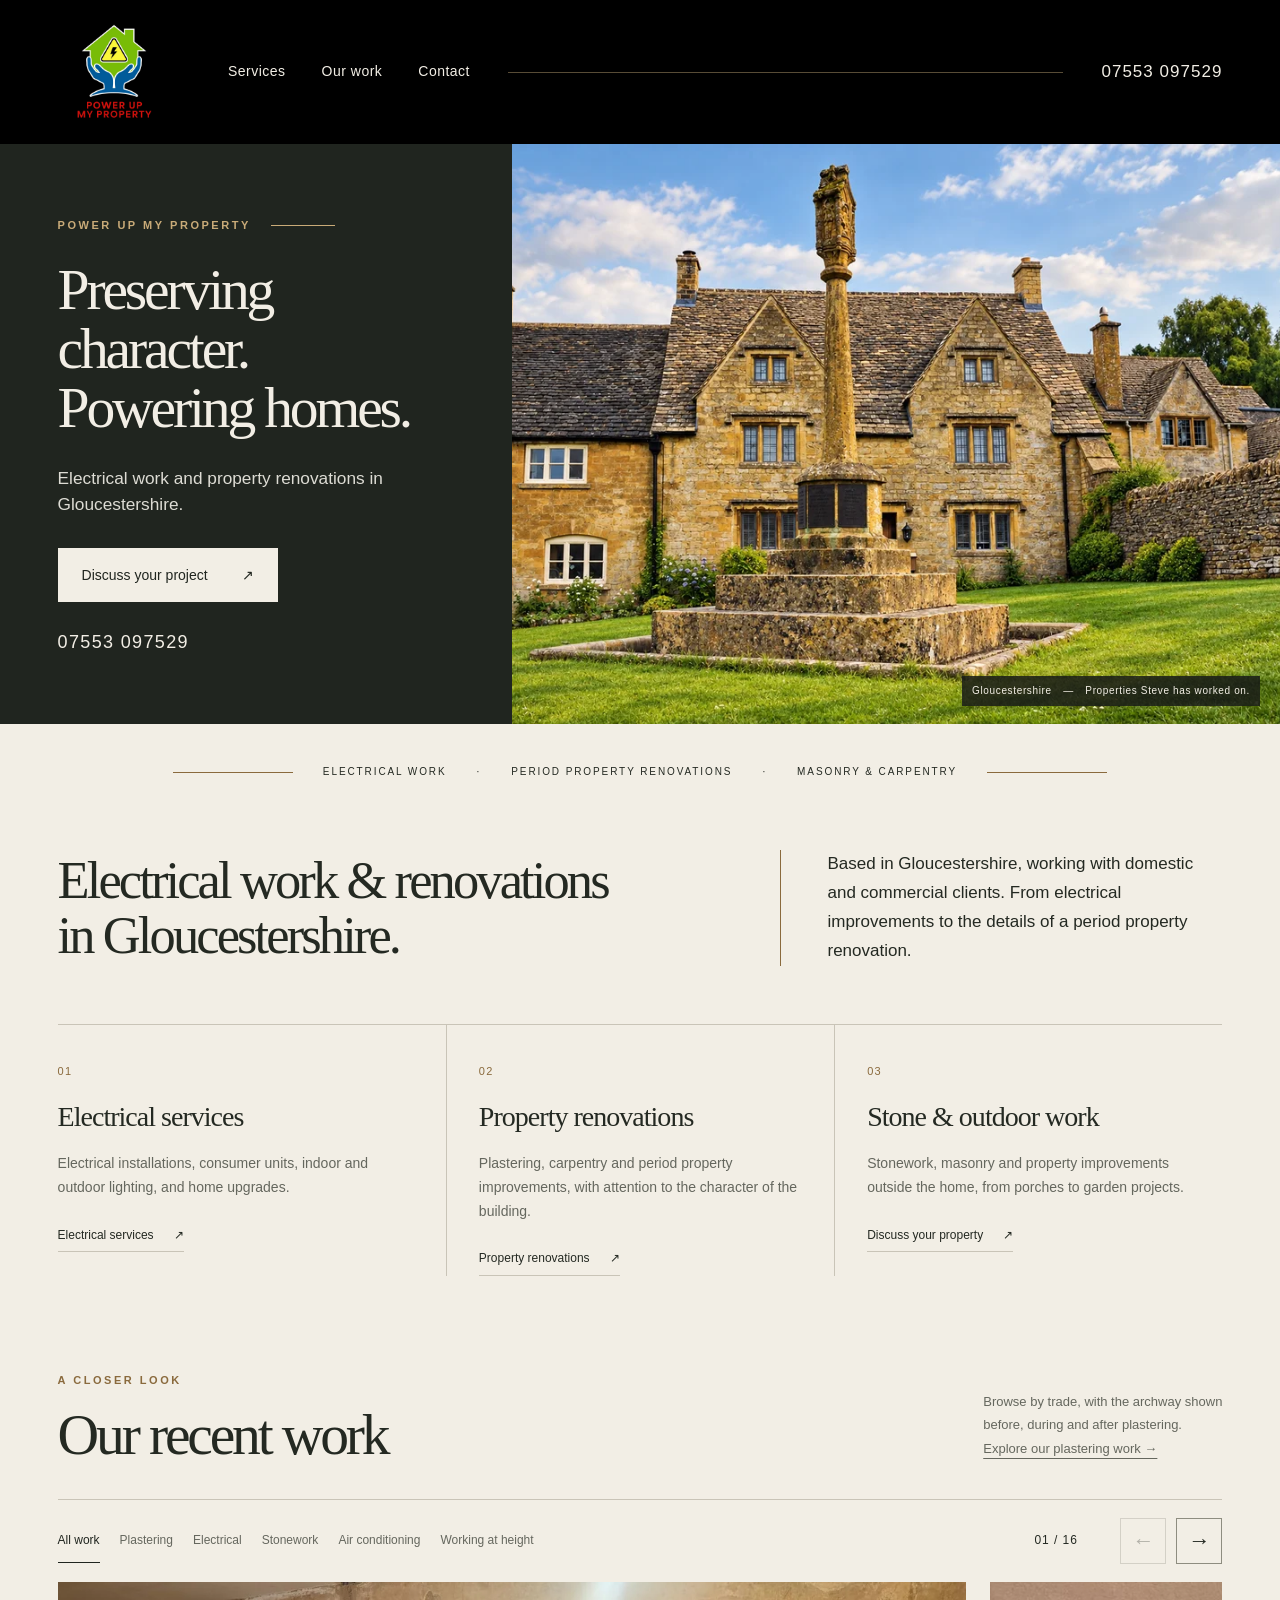
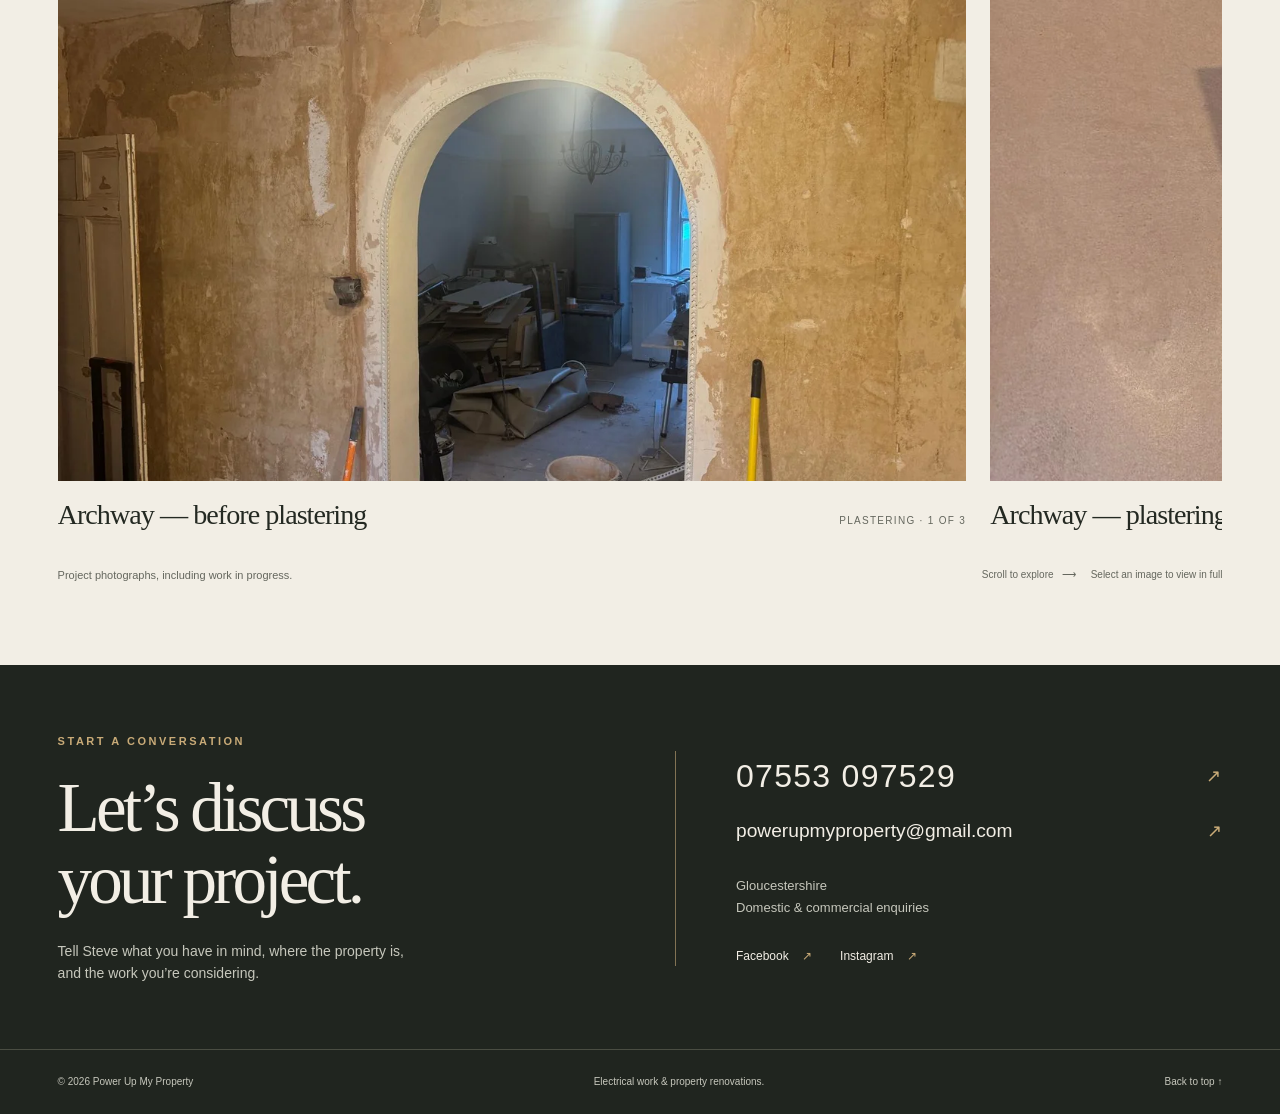
<file: index.html>
<!doctype html>
<html lang="en-GB">
<head>
  <meta charset="utf-8">
  <meta name="viewport" content="width=device-width, initial-scale=1">
  <meta name="robots" content="index, follow, max-image-preview:large">
  <meta name="theme-color" content="#20251f">
  <title>Electrical Work &amp; Plastering in Gloucestershire | Power Up My Property</title>
  <meta name="description" content="Electrical work, period property renovations, plastering, masonry and carpentry in Gloucestershire. Explore Steve’s work and contact Power Up My Property on 07553 097529.">
  <link rel="canonical" href="https://www.powerupmyproperty.co.uk/">
  <link rel="icon" type="image/jpeg" href="Assets/Logo%20Black.jpeg">
  <meta property="og:type" content="website">
  <meta property="og:locale" content="en_GB">
  <meta property="og:title" content="Power Up My Property — Preserving character. Powering homes.">
  <meta property="og:description" content="Electrical work and property renovations in Gloucestershire. See our work and discuss your project with Steve.">
  <meta property="og:url" content="https://www.powerupmyproperty.co.uk/">
  <meta property="og:image" content="https://www.powerupmyproperty.co.uk/Assets/approved-hero.png">
  <meta property="og:image:alt" content="Historic Cotswold stone houses and a stone monument">
  <meta name="twitter:card" content="summary_large_image">
  <link rel="stylesheet" href="Assets/site.css">
  <script src="Assets/site.js" defer></script>
  <script type="application/ld+json">
{"@context": "https://schema.org", "@graph": [{"@type": "HomeAndConstructionBusiness", "name": "Power Up My Property", "url": "https://www.powerupmyproperty.co.uk/", "logo": "https://www.powerupmyproperty.co.uk/Assets/Logo%20Black.jpeg", "image": "https://www.powerupmyproperty.co.uk/Assets/approved-hero.png", "telephone": "+447553097529", "email": "powerupmyproperty@gmail.com", "areaServed": {"@type": "AdministrativeArea", "name": "Gloucestershire"}, "description": "Electrical work and property renovations for domestic and commercial clients in Gloucestershire.", "sameAs": ["https://facebook.com/powerupmyproperty", "https://instagram.com/power_up_my_property"], "@id": "https://www.powerupmyproperty.co.uk/#business", "hasOfferCatalog": {"@type": "OfferCatalog", "name": "Property services in Gloucestershire", "itemListElement": [{"@type": "Offer", "itemOffered": {"@type": "Service", "name": "Electrical services", "url": "https://www.powerupmyproperty.co.uk/electrical-services-gloucestershire.html", "areaServed": "Gloucestershire"}}, {"@type": "Offer", "itemOffered": {"@type": "Service", "name": "Plastering", "url": "https://www.powerupmyproperty.co.uk/plastering-gloucestershire.html", "areaServed": "Gloucestershire"}}, {"@type": "Offer", "itemOffered": {"@type": "Service", "name": "Property renovations", "url": "https://www.powerupmyproperty.co.uk/property-renovations-gloucestershire.html", "areaServed": "Gloucestershire"}}]}}, {"@type": "WebSite", "@id": "https://www.powerupmyproperty.co.uk/#website", "name": "Power Up My Property", "url": "https://www.powerupmyproperty.co.uk/", "publisher": {"@id": "https://www.powerupmyproperty.co.uk/#business"}}, {"@type": "WebPage", "@id": "https://www.powerupmyproperty.co.uk/#page", "url": "https://www.powerupmyproperty.co.uk/", "name": "Electrical work, plastering and property renovations in Gloucestershire", "isPartOf": {"@id": "https://www.powerupmyproperty.co.uk/#website"}, "about": {"@id": "https://www.powerupmyproperty.co.uk/#business"}, "inLanguage": "en-GB"}]}
  </script>
</head>
<body>
  <a class="skip-link" href="#main">Skip to content</a>
  <header class="site-header" id="home">
    <div class="header-inner">
      <a class="brand" href="#home" aria-label="Power Up My Property — home"><img src="Assets/Logo%20Black.jpeg" width="1240" height="1240" alt="Power Up My Property"></a>
      <button class="menu-toggle" type="button" aria-expanded="false" aria-controls="site-nav" hidden><span>Menu</span><span class="menu-icon" aria-hidden="true"></span></button>
      <nav id="site-nav" aria-label="Main navigation"><a href="#services">Services</a><a href="#projects">Our work</a><a href="#contact">Contact</a></nav>
      <span class="header-rule" aria-hidden="true"></span>
      <a class="header-phone" href="tel:+447553097529">07553 097529</a>
    </div>
  </header>
  <main id="main">
    <section class="hero" id="hero" aria-labelledby="hero-title">
      <div class="hero-copy">
        <p class="eyebrow light">Power Up My Property <span aria-hidden="true"></span></p>
        <h1 id="hero-title">Preserving<br>character.<br><span>Powering homes.</span></h1>
        <p class="hero-description">Electrical work and property renovations in Gloucestershire.</p>
        <a class="button button-light" href="#contact">Discuss your project <span aria-hidden="true">↗</span></a>
        <a class="hero-phone" href="tel:+447553097529">07553 097529</a>
      </div>
      <figure class="hero-image">
        <img src="Assets/images/hero-1600.webp" srcset="Assets/images/hero-640.webp 640w, Assets/images/hero-1000.webp 1000w, Assets/images/hero-1600.webp 1559w" sizes="(max-width: 760px) 100vw, 60vw" width="1559" height="1009" alt="Historic Cotswold stone houses and a village monument — properties Steve has worked on" fetchpriority="high">
        <figcaption>Gloucestershire <span aria-hidden="true">—</span> Properties Steve has worked on.</figcaption>
      </figure>
    </section>
    <section class="services section-shell" id="services" aria-labelledby="services-title">
      <p class="service-line"><span>Electrical work</span><span>Period property renovations</span><span>Masonry &amp; carpentry</span></p>
      <div class="intro-grid">
        <h2 id="services-title">Electrical work &amp; renovations<br>in Gloucestershire.</h2>
        <p>Based in Gloucestershire, working with domestic and commercial clients. From electrical improvements to the details of a period property renovation.</p>
      </div>
      <div class="service-list">
        <article><span class="service-number" aria-hidden="true">01</span><h3>Electrical services</h3><p>Electrical installations, consumer units, indoor and outdoor lighting, and home upgrades.</p><a href="electrical-services-gloucestershire.html">Electrical services <span aria-hidden="true">↗</span></a></article>
        <article><span class="service-number" aria-hidden="true">02</span><h3>Property renovations</h3><p>Plastering, carpentry and period property improvements, with attention to the character of the building.</p><a href="property-renovations-gloucestershire.html">Property renovations <span aria-hidden="true">↗</span></a></article>
        <article><span class="service-number" aria-hidden="true">03</span><h3>Stone &amp; outdoor work</h3><p>Stonework, masonry and property improvements outside the home, from porches to garden projects.</p><a href="#contact">Discuss your property <span aria-hidden="true">↗</span></a></article>
      </div>
    </section>
    <section class="projects section-shell" id="projects" aria-labelledby="projects-title">
      <div class="section-heading"><div><p class="eyebrow">A closer look</p><h2 id="projects-title">Our recent work</h2></div><p class="gallery-intro">Browse by trade, with the archway shown<br> before, during and after plastering.<br><a href="plastering-gloucestershire.html">Explore our plastering work →</a></p></div>
      <div class="gallery-toolbar" hidden>
        <div class="filters" role="group" aria-label="Filter project photographs">
          <button type="button" data-filter="all" aria-pressed="true">All work</button>
          <button type="button" data-filter="plastering" aria-pressed="false">Plastering</button>
          <button type="button" data-filter="electrical" aria-pressed="false">Electrical</button>
          <button type="button" data-filter="stone" aria-pressed="false">Stonework</button>
          <button type="button" data-filter="aircon" aria-pressed="false">Air conditioning</button>
          <button type="button" data-filter="height" aria-pressed="false">Working at height</button>
        </div>
        <div class="gallery-navigation"><span id="gallery-count" aria-hidden="true">01 / 16</span><button class="arrow" type="button" id="gallery-prev" aria-label="Previous project photograph" aria-controls="gallery-track">←</button><button class="arrow" type="button" id="gallery-next" aria-label="Next project photograph" aria-controls="gallery-track">→</button></div>
      </div>
      <p class="sr-only" id="gallery-status" role="status" aria-live="polite" aria-atomic="true"></p>
      <div class="gallery-track" id="gallery-track" role="region" aria-label="Project photographs. Scroll horizontally to browse." tabindex="0">
        <article class="project-slide" data-category="plastering" data-title="Archway — before plastering">
          <a class="project-image" href="Assets/Plastering%20Arch.jpeg" aria-label="View full photograph: Archway — before plastering">
            <img src="Assets/images/plastering-arch-1200.webp" srcset="Assets/images/plastering-arch-600.webp 600w, Assets/images/plastering-arch-1200.webp 1200w" sizes="(max-width: 760px) 85vw, 72vw" width="1600" height="1200" alt="Archway and surrounding walls prepared for plastering" loading="lazy" decoding="async">
            <span class="image-expand" aria-hidden="true">View photograph ↗</span>
          </a>
          <div class="project-caption"><h3>Archway — before plastering</h3><p>Plastering · 1 of 3</p></div>
        </article>
        <article class="project-slide" data-category="plastering" data-title="Archway — plastering in progress">
          <a class="project-image" href="Assets/Plastering%20Arch%202.jpeg" aria-label="View full photograph: Archway — plastering in progress">
            <img src="Assets/images/arch-detail-1200.webp" srcset="Assets/images/arch-detail-600.webp 600w, Assets/images/arch-detail-1200.webp 1200w" sizes="(max-width: 760px) 85vw, 72vw" width="1200" height="1600" alt="Plaster being finished by hand around the curve of an archway" loading="lazy" decoding="async">
            <span class="image-expand" aria-hidden="true">View photograph ↗</span>
          </a>
          <div class="project-caption"><h3>Archway — plastering in progress</h3><p>Plastering · 2 of 3</p></div>
        </article>
        <article class="project-slide" data-category="plastering" data-title="Archway — plastering complete">
          <a class="project-image" href="Assets/Arch%20Final.jpeg" aria-label="View full photograph: Archway — plastering complete">
            <img src="Assets/images/arch-finish-1200.webp" srcset="Assets/images/arch-finish-600.webp 600w, Assets/images/arch-finish-1200.webp 1200w" sizes="(max-width: 760px) 85vw, 72vw" width="1600" height="1200" alt="Fresh plaster around the archway in a room under renovation" loading="lazy" decoding="async">
            <span class="image-expand" aria-hidden="true">View photograph ↗</span>
          </a>
          <div class="project-caption"><h3>Archway — plastering complete</h3><p>Plastering · 3 of 3</p></div>
        </article>
        <article class="project-slide" data-category="plastering" data-title="Wall preparation">
          <a class="project-image" href="Assets/Plastering%207.jpeg" aria-label="View full photograph: Wall preparation">
            <img src="Assets/images/plastering-7-1200.webp" srcset="Assets/images/plastering-7-600.webp 600w, Assets/images/plastering-7-1200.webp 1200w" sizes="(max-width: 760px) 85vw, 72vw" width="1200" height="1600" alt="Wall lining prepared for plastering beside an archway" loading="lazy" decoding="async">
            <span class="image-expand" aria-hidden="true">View photograph ↗</span>
          </a>
          <div class="project-caption"><h3>Wall preparation</h3><p>Plastering · Before skimming</p></div>
        </article>
        <article class="project-slide" data-category="plastering" data-title="Room plastering">
          <a class="project-image" href="Assets/Plastering%203.jpeg" aria-label="View full photograph: Room plastering">
            <img src="Assets/images/plastering-3-1200.webp" srcset="Assets/images/plastering-3-600.webp 600w, Assets/images/plastering-3-1200.webp 1200w" sizes="(max-width: 760px) 85vw, 72vw" width="1600" height="901" alt="Interior walls during plastering work" loading="lazy" decoding="async">
            <span class="image-expand" aria-hidden="true">View photograph ↗</span>
          </a>
          <div class="project-caption"><h3>Room plastering</h3><p>Plastering · Walls in progress</p></div>
        </article>
        <article class="project-slide" data-category="plastering" data-title="Wall plastering">
          <a class="project-image" href="Assets/Plastering%202.jpeg" aria-label="View full photograph: Wall plastering">
            <img src="Assets/Plastering%202.jpeg" width="899" height="1599" alt="New plaster on an interior wall beside a window" loading="lazy" decoding="async">
            <span class="image-expand" aria-hidden="true">View photograph ↗</span>
          </a>
          <div class="project-caption"><h3>Wall plastering</h3><p>Plastering · Walls in progress</p></div>
        </article>
        <article class="project-slide" data-category="plastering" data-title="Plastering around a corner">
          <a class="project-image" href="Assets/Plastering%205.jpeg" aria-label="View full photograph: Plastering around a corner">
            <img src="Assets/Plastering%205.jpeg" width="1200" height="1600" alt="Fresh plaster around an internal corner" loading="lazy" decoding="async">
            <span class="image-expand" aria-hidden="true">View photograph ↗</span>
          </a>
          <div class="project-caption"><h3>Plastering around a corner</h3><p>Plastering · Walls in progress</p></div>
        </article>
        <article class="project-slide" data-category="plastering" data-title="Wall finishing">
          <a class="project-image" href="Assets/Plastering%206.jpeg" aria-label="View full photograph: Wall finishing">
            <img src="Assets/Plastering%206.jpeg" width="1200" height="1600" alt="Freshly plastered wall during a room renovation" loading="lazy" decoding="async">
            <span class="image-expand" aria-hidden="true">View photograph ↗</span>
          </a>
          <div class="project-caption"><h3>Wall finishing</h3><p>Plastering · Walls in progress</p></div>
        </article>
        <article class="project-slide" data-category="electrical" data-title="Outside lighting">
          <a class="project-image" href="Assets/Outside%20Light%201.jpeg" aria-label="View full photograph: Outside lighting">
            <img src="Assets/images/outside-light-1200.webp" srcset="Assets/images/outside-light-600.webp 600w, Assets/images/outside-light-1200.webp 1200w" sizes="(max-width: 760px) 85vw, 72vw" width="1200" height="1600" alt="Outside light and cabling installed on a brick property" loading="lazy" decoding="async">
            <span class="image-expand" aria-hidden="true">View photograph ↗</span>
          </a>
          <div class="project-caption"><h3>Outside lighting</h3><p>Electrical installation</p></div>
        </article>
        <article class="project-slide" data-category="electrical" data-title="Consumer unit">
          <a class="project-image" href="Assets/Main%20Board%201.jpeg" aria-label="View full photograph: Consumer unit">
            <img src="Assets/images/main-board-1200.webp" srcset="Assets/images/main-board-600.webp 600w, Assets/images/main-board-1200.webp 1200w" sizes="(max-width: 760px) 85vw, 72vw" width="1200" height="1600" alt="Consumer unit with its cover removed showing circuit wiring" loading="lazy" decoding="async">
            <span class="image-expand" aria-hidden="true">View photograph ↗</span>
          </a>
          <div class="project-caption"><h3>Consumer unit</h3><p>Electrical work</p></div>
        </article>
        <article class="project-slide" data-category="electrical" data-title="Garage consumer unit">
          <a class="project-image" href="Assets/Garrage%20Board%201.jpeg" aria-label="View full photograph: Garage consumer unit">
            <img src="Assets/images/garage-board-1-1200.webp" srcset="Assets/images/garage-board-1-600.webp 600w, Assets/images/garage-board-1-1200.webp 1200w" sizes="(max-width: 760px) 85vw, 72vw" width="1200" height="1600" alt="Garage electrical consumer unit installation" loading="lazy" decoding="async">
            <span class="image-expand" aria-hidden="true">View photograph ↗</span>
          </a>
          <div class="project-caption"><h3>Garage consumer unit</h3><p>Electrical work</p></div>
        </article>
        <article class="project-slide" data-category="stone" data-title="Stone porch">
          <a class="project-image" href="Assets/Stone%20Porch%201.jpeg" aria-label="View full photograph: Stone porch">
            <img src="Assets/images/stone-porch-1200.webp" srcset="Assets/images/stone-porch-600.webp 600w, Assets/images/stone-porch-1200.webp 1152w" sizes="(max-width: 760px) 85vw, 72vw" width="1152" height="2048" alt="Stone porch under construction against a Cotswold stone building" loading="lazy" decoding="async">
            <span class="image-expand" aria-hidden="true">View photograph ↗</span>
          </a>
          <div class="project-caption"><h3>Stone porch</h3><p>Masonry in progress</p></div>
        </article>
        <article class="project-slide" data-category="aircon" data-title="Air conditioning — outdoor unit">
          <a class="project-image" href="Assets/Air%20Con%201.jpeg" aria-label="View full photograph: Air conditioning — outdoor unit">
            <img src="Assets/images/air-con-1-1200.webp" srcset="Assets/images/air-con-1-600.webp 600w, Assets/images/air-con-1-1200.webp 901w" sizes="(max-width: 760px) 85vw, 72vw" width="901" height="1600" alt="Outdoor air conditioning unit mounted on a brick wall" loading="lazy" decoding="async">
            <span class="image-expand" aria-hidden="true">View photograph ↗</span>
          </a>
          <div class="project-caption"><h3>Air conditioning — outdoor unit</h3><p>Air conditioning installation</p></div>
        </article>
        <article class="project-slide" data-category="aircon" data-title="Air conditioning — ceiling unit">
          <a class="project-image" href="Assets/Air%20Con%202.jpeg" aria-label="View full photograph: Air conditioning — ceiling unit">
            <img src="Assets/images/air-con-2-1200.webp" srcset="Assets/images/air-con-2-600.webp 600w, Assets/images/air-con-2-1200.webp 899w" sizes="(max-width: 760px) 85vw, 72vw" width="899" height="1599" alt="Ceiling-mounted air conditioning cassette" loading="lazy" decoding="async">
            <span class="image-expand" aria-hidden="true">View photograph ↗</span>
          </a>
          <div class="project-caption"><h3>Air conditioning — ceiling unit</h3><p>Air conditioning installation</p></div>
        </article>
        <article class="project-slide" data-category="height" data-title="Access equipment">
          <a class="project-image" href="Assets/WAH%201.jpeg" aria-label="View full photograph: Access equipment">
            <img src="Assets/images/height-work-1-1200.webp" srcset="Assets/images/height-work-1-600.webp 600w, Assets/images/height-work-1-1200.webp 1200w" sizes="(max-width: 760px) 85vw, 72vw" width="1200" height="1600" alt="Access platform vehicle beside a property" loading="lazy" decoding="async">
            <span class="image-expand" aria-hidden="true">View photograph ↗</span>
          </a>
          <div class="project-caption"><h3>Access equipment</h3><p>Working at height</p></div>
        </article>
        <article class="project-slide" data-category="height" data-title="Access for exterior work">
          <a class="project-image" href="Assets/WAH%202.jpeg" aria-label="View full photograph: Access for exterior work">
            <img src="Assets/images/height-work-2-1200.webp" srcset="Assets/images/height-work-2-600.webp 600w, Assets/images/height-work-2-1200.webp 900w" sizes="(max-width: 760px) 85vw, 72vw" width="900" height="1600" alt="Access platform positioned outside a multi-storey building" loading="lazy" decoding="async">
            <span class="image-expand" aria-hidden="true">View photograph ↗</span>
          </a>
          <div class="project-caption"><h3>Access for exterior work</h3><p>Working at height</p></div>
        </article>
      </div>
      <div class="gallery-footnote"><p>Project photographs, including work in progress.</p><span>Scroll to explore <span aria-hidden="true">⟶</span> &nbsp; Select an image to view in full</span></div>
    </section>
    <section class="contact" id="contact" aria-labelledby="contact-title">
      <div class="contact-inner section-shell"><div><p class="eyebrow light">Start a conversation</p><h2 id="contact-title">Let’s discuss<br>your project.</h2><p>Tell Steve what you have in mind, where the property is, and the work you’re considering.</p></div>
      <div class="contact-details"><a class="contact-phone" href="tel:+447553097529">07553 097529 <span aria-hidden="true">↗</span></a><a class="contact-email" href="mailto:powerupmyproperty@gmail.com">powerupmyproperty@gmail.com <span aria-hidden="true">↗</span></a><p>Gloucestershire<br>Domestic &amp; commercial enquiries</p><div class="socials"><a href="https://facebook.com/powerupmyproperty" target="_blank" rel="noopener noreferrer">Facebook <span class="sr-only">(opens in a new tab)</span><span aria-hidden="true">↗</span></a><a href="https://instagram.com/power_up_my_property" target="_blank" rel="noopener noreferrer">Instagram <span class="sr-only">(opens in a new tab)</span><span aria-hidden="true">↗</span></a></div></div></div>
    </section>
  </main>
  <footer class="site-footer"><div class="section-shell"><p>© <span id="year">2026</span> Power Up My Property</p><p>Electrical work &amp; property renovations.</p><a href="#home">Back to top ↑</a></div></footer>
  <dialog id="image-dialog" aria-labelledby="image-title">
    <div class="dialog-bar"><p id="image-title"></p><button type="button" class="dialog-close" aria-label="Close full-size photograph" autofocus>Close <span aria-hidden="true">×</span></button></div>
    <img id="dialog-image" alt="Selected project photograph">
    <div class="dialog-navigation"><button type="button" class="arrow" id="dialog-prev" aria-label="Previous full-size photograph">←</button><p id="dialog-count" aria-live="polite"></p><button type="button" class="arrow" id="dialog-next" aria-label="Next full-size photograph">→</button></div>
  </dialog>
</body>
</html>
</file>
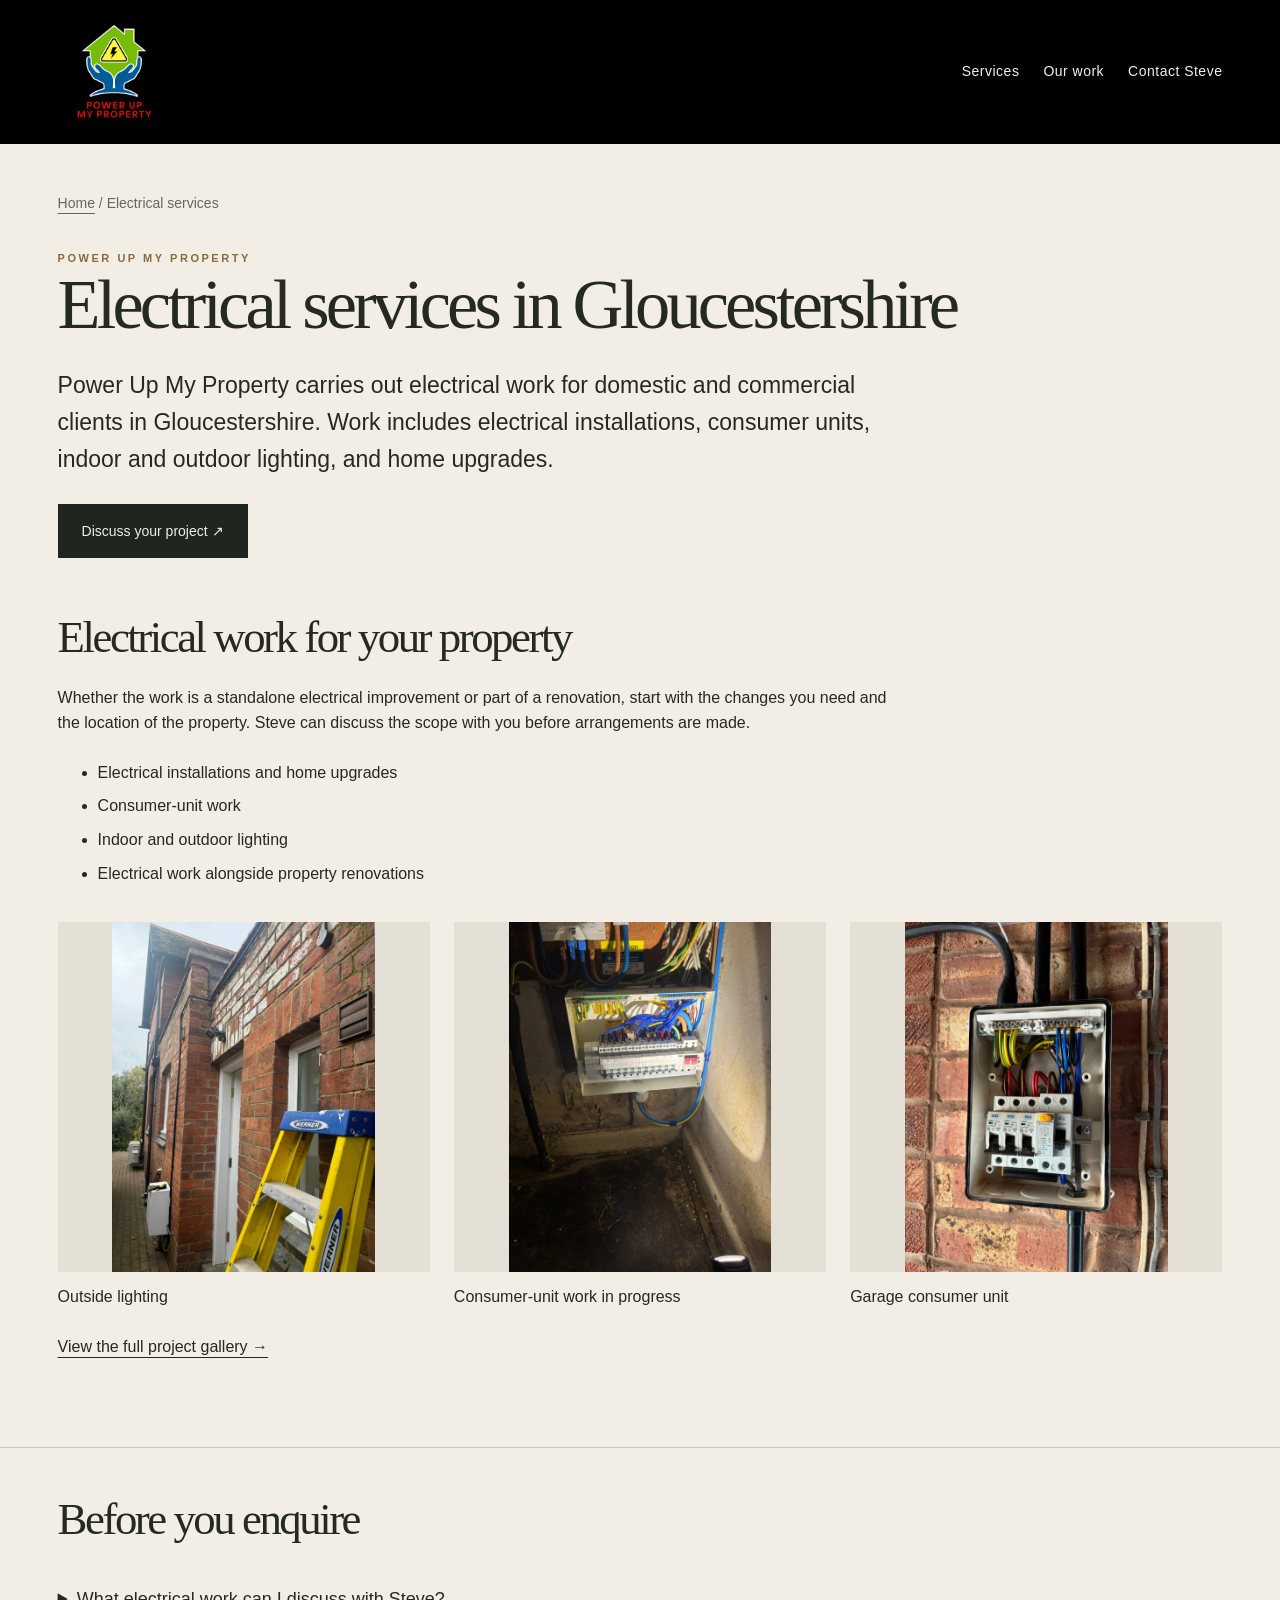
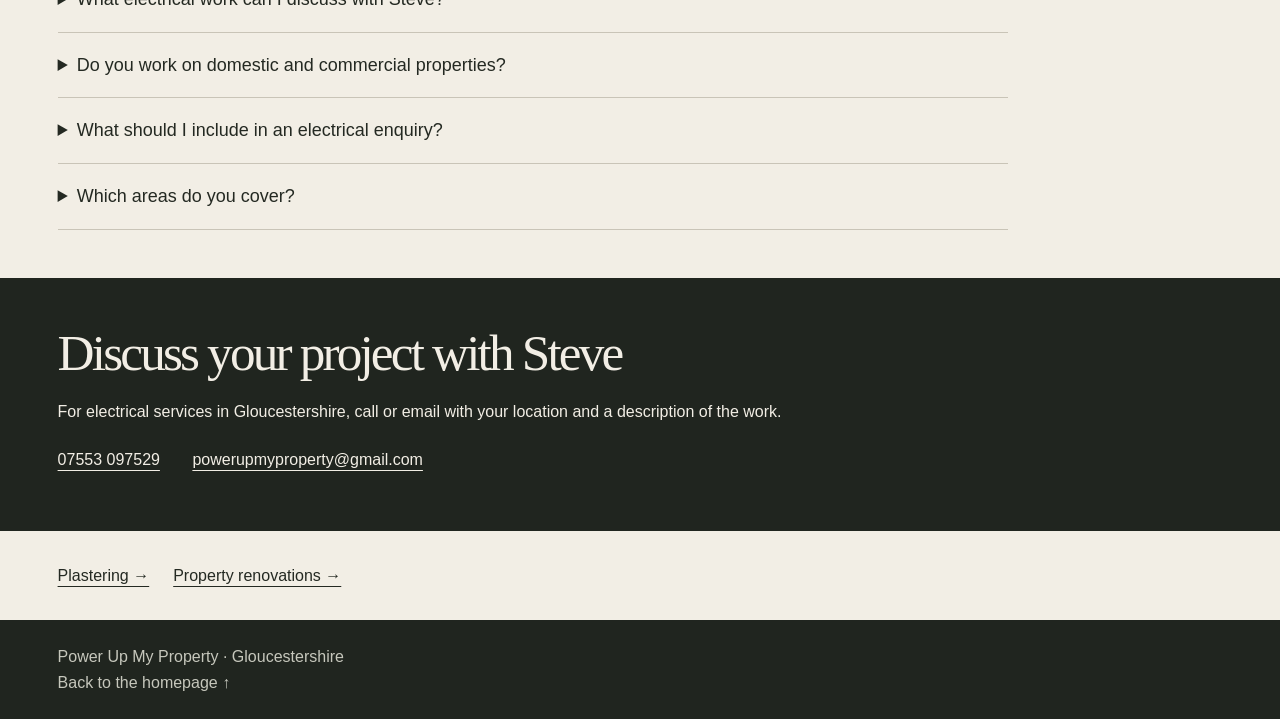
<file: electrical-services-gloucestershire.html>
<!doctype html>
<html lang="en-GB">
<head>
<meta charset="utf-8">
<meta name="viewport" content="width=device-width, initial-scale=1">
<meta name="theme-color" content="#20251f">
<title>Electrical services in Gloucestershire | Power Up My Property</title>
<meta name="description" content="Electrical installations, consumer units and indoor and outdoor lighting in Gloucestershire. See project photographs and discuss your electrical work with Steve.">
<meta name="robots" content="index, follow, max-image-preview:large">
<link rel="canonical" href="https://www.powerupmyproperty.co.uk/electrical-services-gloucestershire.html">
<link rel="icon" type="image/jpeg" href="Assets/Logo%20Black.jpeg">
<link rel="stylesheet" href="Assets/site.css">
<link rel="stylesheet" href="service-pages.css">
<meta property="og:type" content="website">
<meta property="og:locale" content="en_GB">
<meta property="og:site_name" content="Power Up My Property">
<meta property="og:title" content="Electrical services in Gloucestershire">
<meta property="og:description" content="Electrical installations, consumer units and indoor and outdoor lighting in Gloucestershire. See project photographs and discuss your electrical work with Steve.">
<meta property="og:url" content="https://www.powerupmyproperty.co.uk/electrical-services-gloucestershire.html">
<meta property="og:image" content="https://www.powerupmyproperty.co.uk/Assets/images/outside-light-1200.webp">
<meta property="og:image:alt" content="Outside light and cabling on a brick property">
<meta name="twitter:card" content="summary_large_image">
<script type="application/ld+json">{"@context": "https://schema.org", "@graph": [{"@type": "HomeAndConstructionBusiness", "name": "Power Up My Property", "url": "https://www.powerupmyproperty.co.uk/", "logo": "https://www.powerupmyproperty.co.uk/Assets/Logo%20Black.jpeg", "image": "https://www.powerupmyproperty.co.uk/Assets/approved-hero.png", "telephone": "+447553097529", "email": "powerupmyproperty@gmail.com", "areaServed": {"@type": "AdministrativeArea", "name": "Gloucestershire"}, "description": "Electrical work and property renovations for domestic and commercial clients in Gloucestershire.", "sameAs": ["https://facebook.com/powerupmyproperty", "https://instagram.com/power_up_my_property"], "@id": "https://www.powerupmyproperty.co.uk/#business"}, {"@type": "WebSite", "@id": "https://www.powerupmyproperty.co.uk/#website", "url": "https://www.powerupmyproperty.co.uk/", "name": "Power Up My Property", "publisher": {"@id": "https://www.powerupmyproperty.co.uk/#business"}}, {"@type": "WebPage", "@id": "https://www.powerupmyproperty.co.uk/electrical-services-gloucestershire.html#page", "url": "https://www.powerupmyproperty.co.uk/electrical-services-gloucestershire.html", "name": "Electrical services in Gloucestershire", "description": "Electrical installations, consumer units and indoor and outdoor lighting in Gloucestershire. See project photographs and discuss your electrical work with Steve.", "inLanguage": "en-GB", "isPartOf": {"@id": "https://www.powerupmyproperty.co.uk/#website"}, "about": {"@id": "https://www.powerupmyproperty.co.uk/electrical-services-gloucestershire.html#service"}, "breadcrumb": {"@id": "https://www.powerupmyproperty.co.uk/electrical-services-gloucestershire.html#breadcrumb"}}, {"@type": "Service", "@id": "https://www.powerupmyproperty.co.uk/electrical-services-gloucestershire.html#service", "name": "Electrical services in Gloucestershire", "serviceType": "Electrical services", "description": "Power Up My Property carries out electrical work for domestic and commercial clients in Gloucestershire. Work includes electrical installations, consumer units, indoor and outdoor lighting, and home upgrades.", "url": "https://www.powerupmyproperty.co.uk/electrical-services-gloucestershire.html", "provider": {"@id": "https://www.powerupmyproperty.co.uk/#business"}, "areaServed": {"@type": "AdministrativeArea", "name": "Gloucestershire"}}, {"@type": "BreadcrumbList", "@id": "https://www.powerupmyproperty.co.uk/electrical-services-gloucestershire.html#breadcrumb", "itemListElement": [{"@type": "ListItem", "position": 1, "name": "Home", "item": "https://www.powerupmyproperty.co.uk/"}, {"@type": "ListItem", "position": 2, "name": "Electrical services", "item": "https://www.powerupmyproperty.co.uk/electrical-services-gloucestershire.html"}]}]}</script>
</head>
<body class="service-page">
<a class="skip-link" href="#main">Skip to content</a>
<header class="site-header">
<div class="header-inner">
<a class="brand" href="/" aria-label="Power Up My Property — home">
<img src="Assets/Logo%20Black.jpeg" width="1240" height="1240" alt="Power Up My Property">
</a>
<nav class="service-nav" aria-label="Main navigation">
<a href="/#services">Services</a>
<a href="/#projects">Our work</a>
<a href="#contact">Contact Steve</a>
</nav>
</div>
</header>
<main id="main">
<section class="service-lead">
<nav class="breadcrumbs" aria-label="Breadcrumb">
<a href="/">Home</a> / <span aria-current="page">Electrical services</span>
</nav>
<p class="eyebrow">Power Up My Property</p>
<h1>Electrical services in Gloucestershire</h1>
<p class="lead">Power Up My Property carries out electrical work for domestic and commercial clients in Gloucestershire. Work includes electrical installations, consumer units, indoor and outdoor lighting, and home upgrades.</p>
<a class="button" href="#contact">Discuss your project ↗</a>
</section>
<section class="service-body" aria-labelledby="work-heading">
<h2 id="work-heading">Electrical work for your property</h2>
<p>Whether the work is a standalone electrical improvement or part of a renovation, start with the changes you need and the location of the property. Steve can discuss the scope with you before arrangements are made.</p>
<ul>
<li>Electrical installations and home upgrades</li>
<li>Consumer-unit work</li>
<li>Indoor and outdoor lighting</li>
<li>Electrical work alongside property renovations</li>
</ul>
<div class="service-photos">
<figure>
<img src="Assets/images/outside-light-1200.webp" alt="Outside light and cabling on a brick property" width="1200" height="1600" loading="lazy" decoding="async">
<figcaption>Outside lighting</figcaption>
</figure>
<figure>
<img src="Assets/images/main-board-1200.webp" alt="Consumer unit with its cover removed during electrical work" width="1200" height="1600" loading="lazy" decoding="async">
<figcaption>Consumer-unit work in progress</figcaption>
</figure>
<figure>
<img src="Assets/images/garage-board-1-1200.webp" alt="Garage consumer unit during installation" width="1200" height="1600" loading="lazy" decoding="async">
<figcaption>Garage consumer unit</figcaption>
</figure>
</div>
<p>
<a href="/#projects">View the full project gallery →</a>
</p>
</section>
<section class="service-questions" aria-labelledby="questions-heading">
<h2 id="questions-heading">Before you enquire</h2>
<details>
<summary>What electrical work can I discuss with Steve?</summary>
<p>Electrical installations, consumer units, indoor and outdoor lighting, and electrical improvements as part of a property renovation.</p>
</details>
<details>
<summary>Do you work on domestic and commercial properties?</summary>
<p>Yes. Power Up My Property works with domestic and commercial clients in Gloucestershire.</p>
</details>
<details>
<summary>What should I include in an electrical enquiry?</summary>
<p>Send your town or postcode, a description of the work and any useful photographs. Include whether the property is occupied and your preferred timescale. Steve can then discuss the next steps with you.</p>
</details>
<details>
<summary>Which areas do you cover?</summary>
<p>Power Up My Property is based in Gloucestershire. Send Steve your town or postcode so he can confirm coverage for your particular project.</p>
</details>
</section>
<section class="service-enquiry" id="contact" aria-labelledby="contact-heading">
<h2 id="contact-heading">Discuss your project with Steve</h2>
<p>For electrical services in Gloucestershire, call or email with your location and a description of the work.</p>
<a href="tel:+447553097529">07553 097529</a>
<a href="mailto:powerupmyproperty@gmail.com">powerupmyproperty@gmail.com</a>
</section>
<nav class="related-services" aria-label="Related services">
<a href="plastering-gloucestershire.html">Plastering →</a>
<a href="property-renovations-gloucestershire.html">Property renovations →</a>
</nav>
</main>
<footer class="site-footer">
<p>Power Up My Property · Gloucestershire</p>
<a href="/">Back to the homepage ↑</a>
</footer>
</body>
</html>
</file>
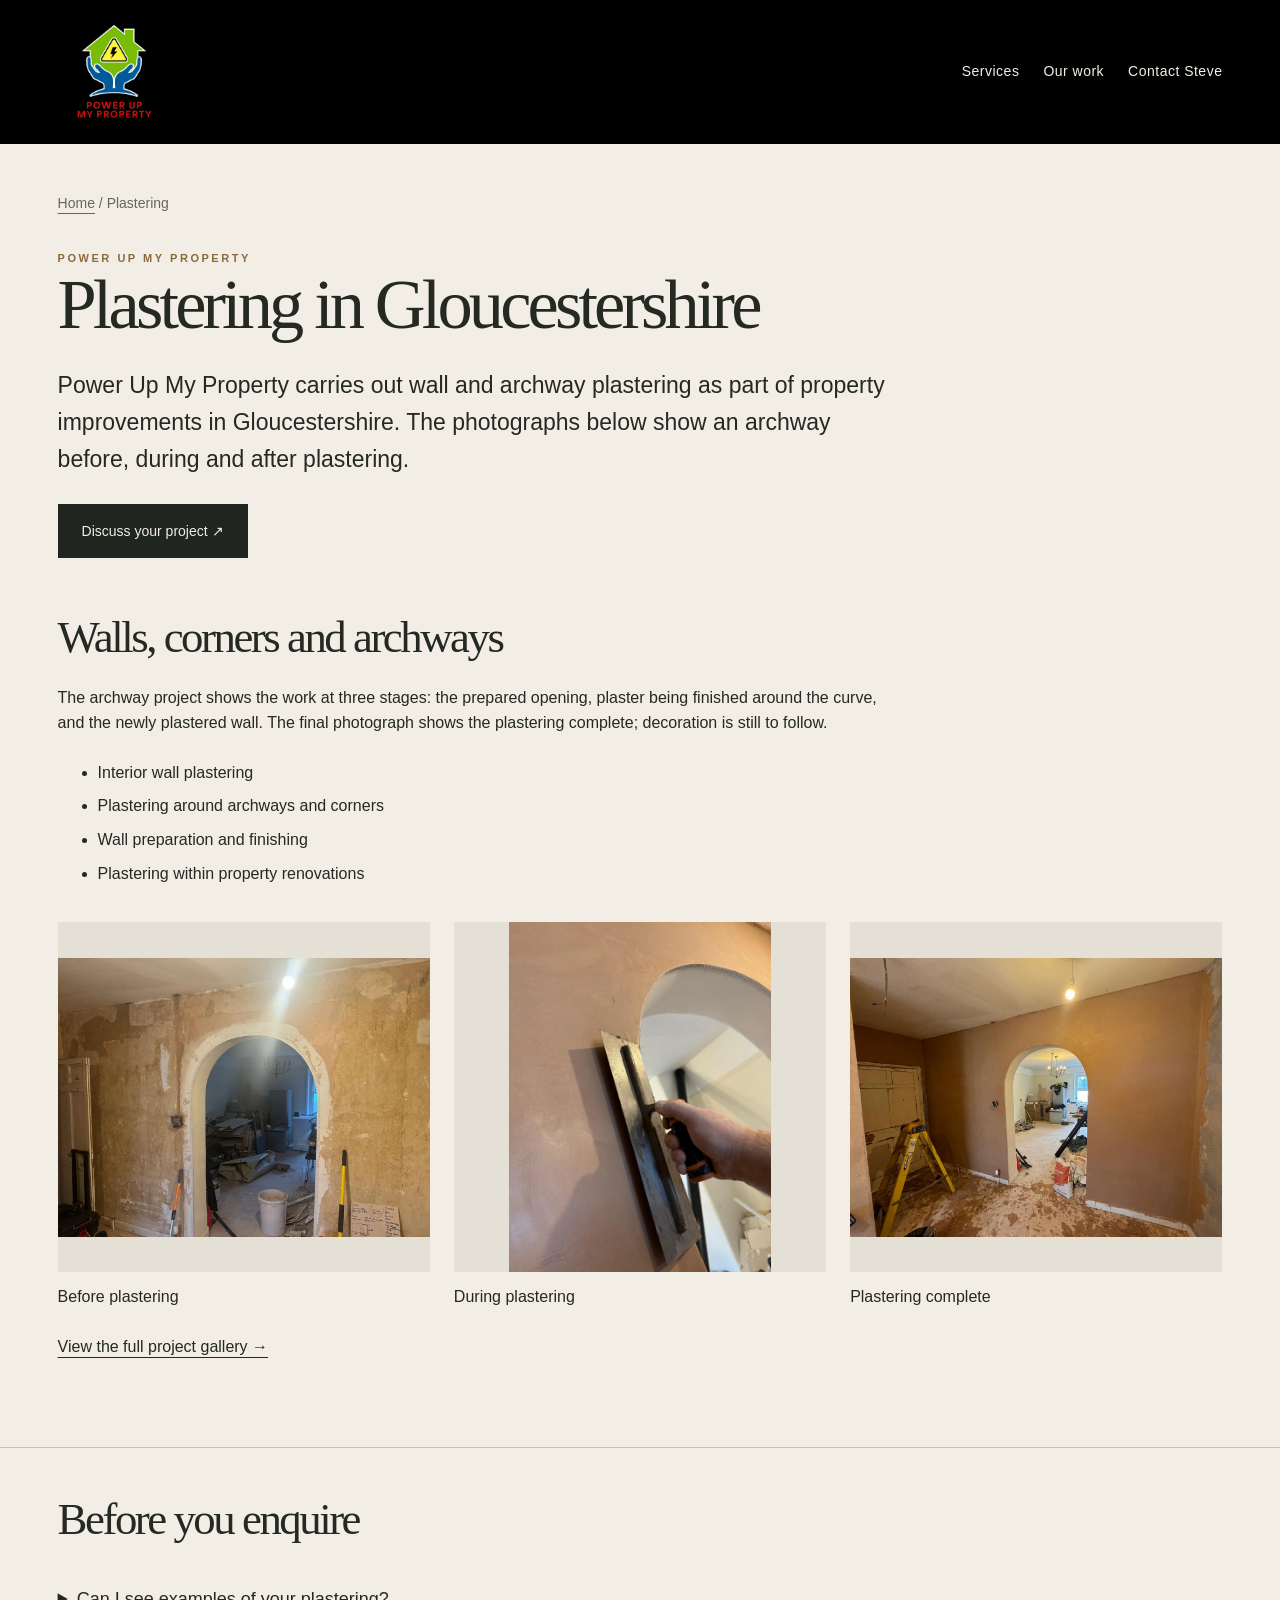
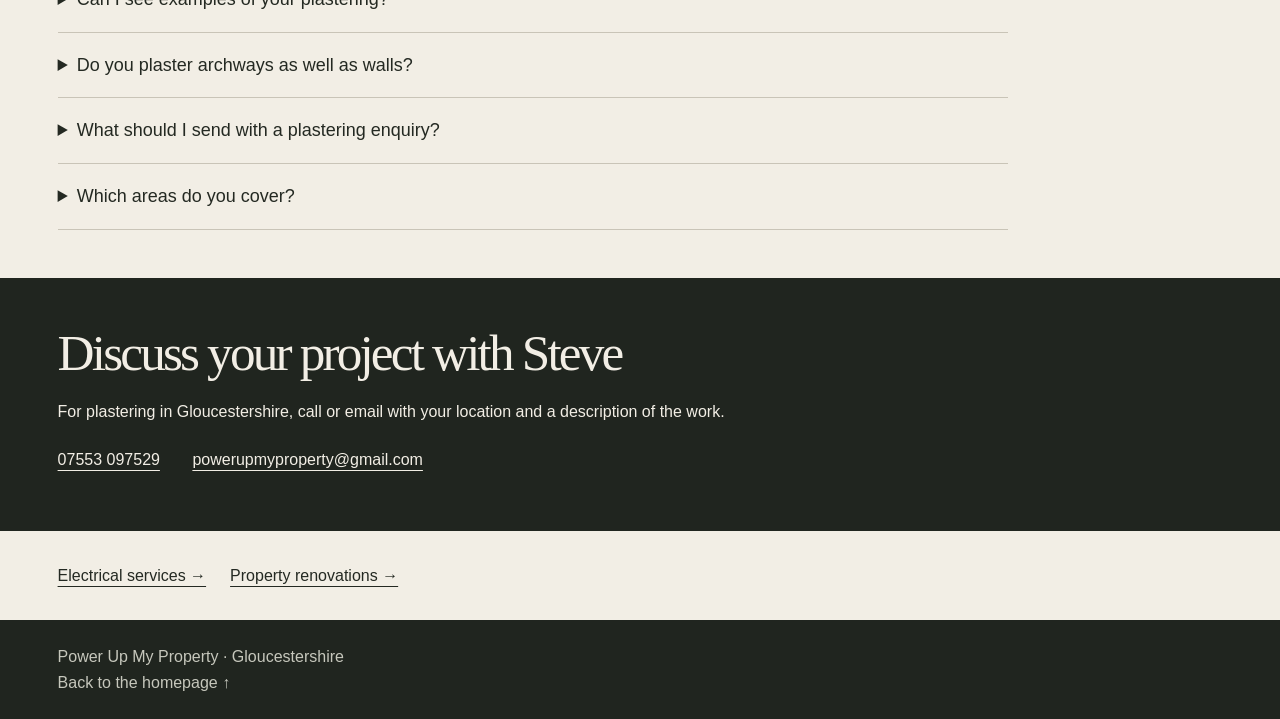
<file: plastering-gloucestershire.html>
<!doctype html>
<html lang="en-GB">
<head>
<meta charset="utf-8">
<meta name="viewport" content="width=device-width, initial-scale=1">
<meta name="theme-color" content="#20251f">
<title>Plastering in Gloucestershire | Power Up My Property</title>
<meta name="description" content="Wall and archway plastering in Gloucestershire. See a real archway before, during and after plastering, plus wall-work photographs from Power Up My Property.">
<meta name="robots" content="index, follow, max-image-preview:large">
<link rel="canonical" href="https://www.powerupmyproperty.co.uk/plastering-gloucestershire.html">
<link rel="icon" type="image/jpeg" href="Assets/Logo%20Black.jpeg">
<link rel="stylesheet" href="Assets/site.css">
<link rel="stylesheet" href="service-pages.css">
<meta property="og:type" content="website">
<meta property="og:locale" content="en_GB">
<meta property="og:site_name" content="Power Up My Property">
<meta property="og:title" content="Plastering in Gloucestershire">
<meta property="og:description" content="Wall and archway plastering in Gloucestershire. See a real archway before, during and after plastering, plus wall-work photographs from Power Up My Property.">
<meta property="og:url" content="https://www.powerupmyproperty.co.uk/plastering-gloucestershire.html">
<meta property="og:image" content="https://www.powerupmyproperty.co.uk/Assets/images/plastering-arch-1200.webp">
<meta property="og:image:alt" content="Archway and walls prepared for plastering">
<meta name="twitter:card" content="summary_large_image">
<script type="application/ld+json">{"@context": "https://schema.org", "@graph": [{"@type": "HomeAndConstructionBusiness", "name": "Power Up My Property", "url": "https://www.powerupmyproperty.co.uk/", "logo": "https://www.powerupmyproperty.co.uk/Assets/Logo%20Black.jpeg", "image": "https://www.powerupmyproperty.co.uk/Assets/approved-hero.png", "telephone": "+447553097529", "email": "powerupmyproperty@gmail.com", "areaServed": {"@type": "AdministrativeArea", "name": "Gloucestershire"}, "description": "Electrical work and property renovations for domestic and commercial clients in Gloucestershire.", "sameAs": ["https://facebook.com/powerupmyproperty", "https://instagram.com/power_up_my_property"], "@id": "https://www.powerupmyproperty.co.uk/#business"}, {"@type": "WebSite", "@id": "https://www.powerupmyproperty.co.uk/#website", "url": "https://www.powerupmyproperty.co.uk/", "name": "Power Up My Property", "publisher": {"@id": "https://www.powerupmyproperty.co.uk/#business"}}, {"@type": "WebPage", "@id": "https://www.powerupmyproperty.co.uk/plastering-gloucestershire.html#page", "url": "https://www.powerupmyproperty.co.uk/plastering-gloucestershire.html", "name": "Plastering in Gloucestershire", "description": "Wall and archway plastering in Gloucestershire. See a real archway before, during and after plastering, plus wall-work photographs from Power Up My Property.", "inLanguage": "en-GB", "isPartOf": {"@id": "https://www.powerupmyproperty.co.uk/#website"}, "about": {"@id": "https://www.powerupmyproperty.co.uk/plastering-gloucestershire.html#service"}, "breadcrumb": {"@id": "https://www.powerupmyproperty.co.uk/plastering-gloucestershire.html#breadcrumb"}}, {"@type": "Service", "@id": "https://www.powerupmyproperty.co.uk/plastering-gloucestershire.html#service", "name": "Plastering in Gloucestershire", "serviceType": "Plastering", "description": "Power Up My Property carries out wall and archway plastering as part of property improvements in Gloucestershire. The photographs below show an archway before, during and after plastering.", "url": "https://www.powerupmyproperty.co.uk/plastering-gloucestershire.html", "provider": {"@id": "https://www.powerupmyproperty.co.uk/#business"}, "areaServed": {"@type": "AdministrativeArea", "name": "Gloucestershire"}}, {"@type": "BreadcrumbList", "@id": "https://www.powerupmyproperty.co.uk/plastering-gloucestershire.html#breadcrumb", "itemListElement": [{"@type": "ListItem", "position": 1, "name": "Home", "item": "https://www.powerupmyproperty.co.uk/"}, {"@type": "ListItem", "position": 2, "name": "Plastering", "item": "https://www.powerupmyproperty.co.uk/plastering-gloucestershire.html"}]}]}</script>
</head>
<body class="service-page">
<a class="skip-link" href="#main">Skip to content</a>
<header class="site-header">
<div class="header-inner">
<a class="brand" href="/" aria-label="Power Up My Property — home">
<img src="Assets/Logo%20Black.jpeg" width="1240" height="1240" alt="Power Up My Property">
</a>
<nav class="service-nav" aria-label="Main navigation">
<a href="/#services">Services</a>
<a href="/#projects">Our work</a>
<a href="#contact">Contact Steve</a>
</nav>
</div>
</header>
<main id="main">
<section class="service-lead">
<nav class="breadcrumbs" aria-label="Breadcrumb">
<a href="/">Home</a> / <span aria-current="page">Plastering</span>
</nav>
<p class="eyebrow">Power Up My Property</p>
<h1>Plastering in Gloucestershire</h1>
<p class="lead">Power Up My Property carries out wall and archway plastering as part of property improvements in Gloucestershire. The photographs below show an archway before, during and after plastering.</p>
<a class="button" href="#contact">Discuss your project ↗</a>
</section>
<section class="service-body" aria-labelledby="work-heading">
<h2 id="work-heading">Walls, corners and archways</h2>
<p>The archway project shows the work at three stages: the prepared opening, plaster being finished around the curve, and the newly plastered wall. The final photograph shows the plastering complete; decoration is still to follow.</p>
<ul>
<li>Interior wall plastering</li>
<li>Plastering around archways and corners</li>
<li>Wall preparation and finishing</li>
<li>Plastering within property renovations</li>
</ul>
<div class="service-photos">
<figure>
<img src="Assets/images/plastering-arch-1200.webp" alt="Archway and walls prepared for plastering" width="1200" height="900" loading="lazy" decoding="async">
<figcaption>Before plastering</figcaption>
</figure>
<figure>
<img src="Assets/images/arch-detail-1200.webp" alt="Plaster being finished by hand around the archway" width="1200" height="1600" loading="lazy" decoding="async">
<figcaption>During plastering</figcaption>
</figure>
<figure>
<img src="Assets/images/arch-finish-1200.webp" alt="New plaster around the archway before decoration" width="1200" height="900" loading="lazy" decoding="async">
<figcaption>Plastering complete</figcaption>
</figure>
</div>
<p>
<a href="/#projects">View the full project gallery →</a>
</p>
</section>
<section class="service-questions" aria-labelledby="questions-heading">
<h2 id="questions-heading">Before you enquire</h2>
<details>
<summary>Can I see examples of your plastering?</summary>
<p>Yes. This page shows the archway at three stages. The homepage gallery also includes wall preparation, room plastering, corners and wall finishing.</p>
</details>
<details>
<summary>Do you plaster archways as well as walls?</summary>
<p>Yes. The project photographs show both interior wall plastering and plaster being finished around an archway.</p>
</details>
<details>
<summary>What should I send with a plastering enquiry?</summary>
<p>Include your town or postcode, photographs of the walls or archway, approximate dimensions and the finish you want. Mention any related renovation work and your preferred timescale.</p>
</details>
<details>
<summary>Which areas do you cover?</summary>
<p>Power Up My Property is based in Gloucestershire. Send Steve your town or postcode so he can confirm coverage for your particular project.</p>
</details>
</section>
<section class="service-enquiry" id="contact" aria-labelledby="contact-heading">
<h2 id="contact-heading">Discuss your project with Steve</h2>
<p>For plastering in Gloucestershire, call or email with your location and a description of the work.</p>
<a href="tel:+447553097529">07553 097529</a>
<a href="mailto:powerupmyproperty@gmail.com">powerupmyproperty@gmail.com</a>
</section>
<nav class="related-services" aria-label="Related services">
<a href="electrical-services-gloucestershire.html">Electrical services →</a>
<a href="property-renovations-gloucestershire.html">Property renovations →</a>
</nav>
</main>
<footer class="site-footer">
<p>Power Up My Property · Gloucestershire</p>
<a href="/">Back to the homepage ↑</a>
</footer>
</body>
</html>
</file>
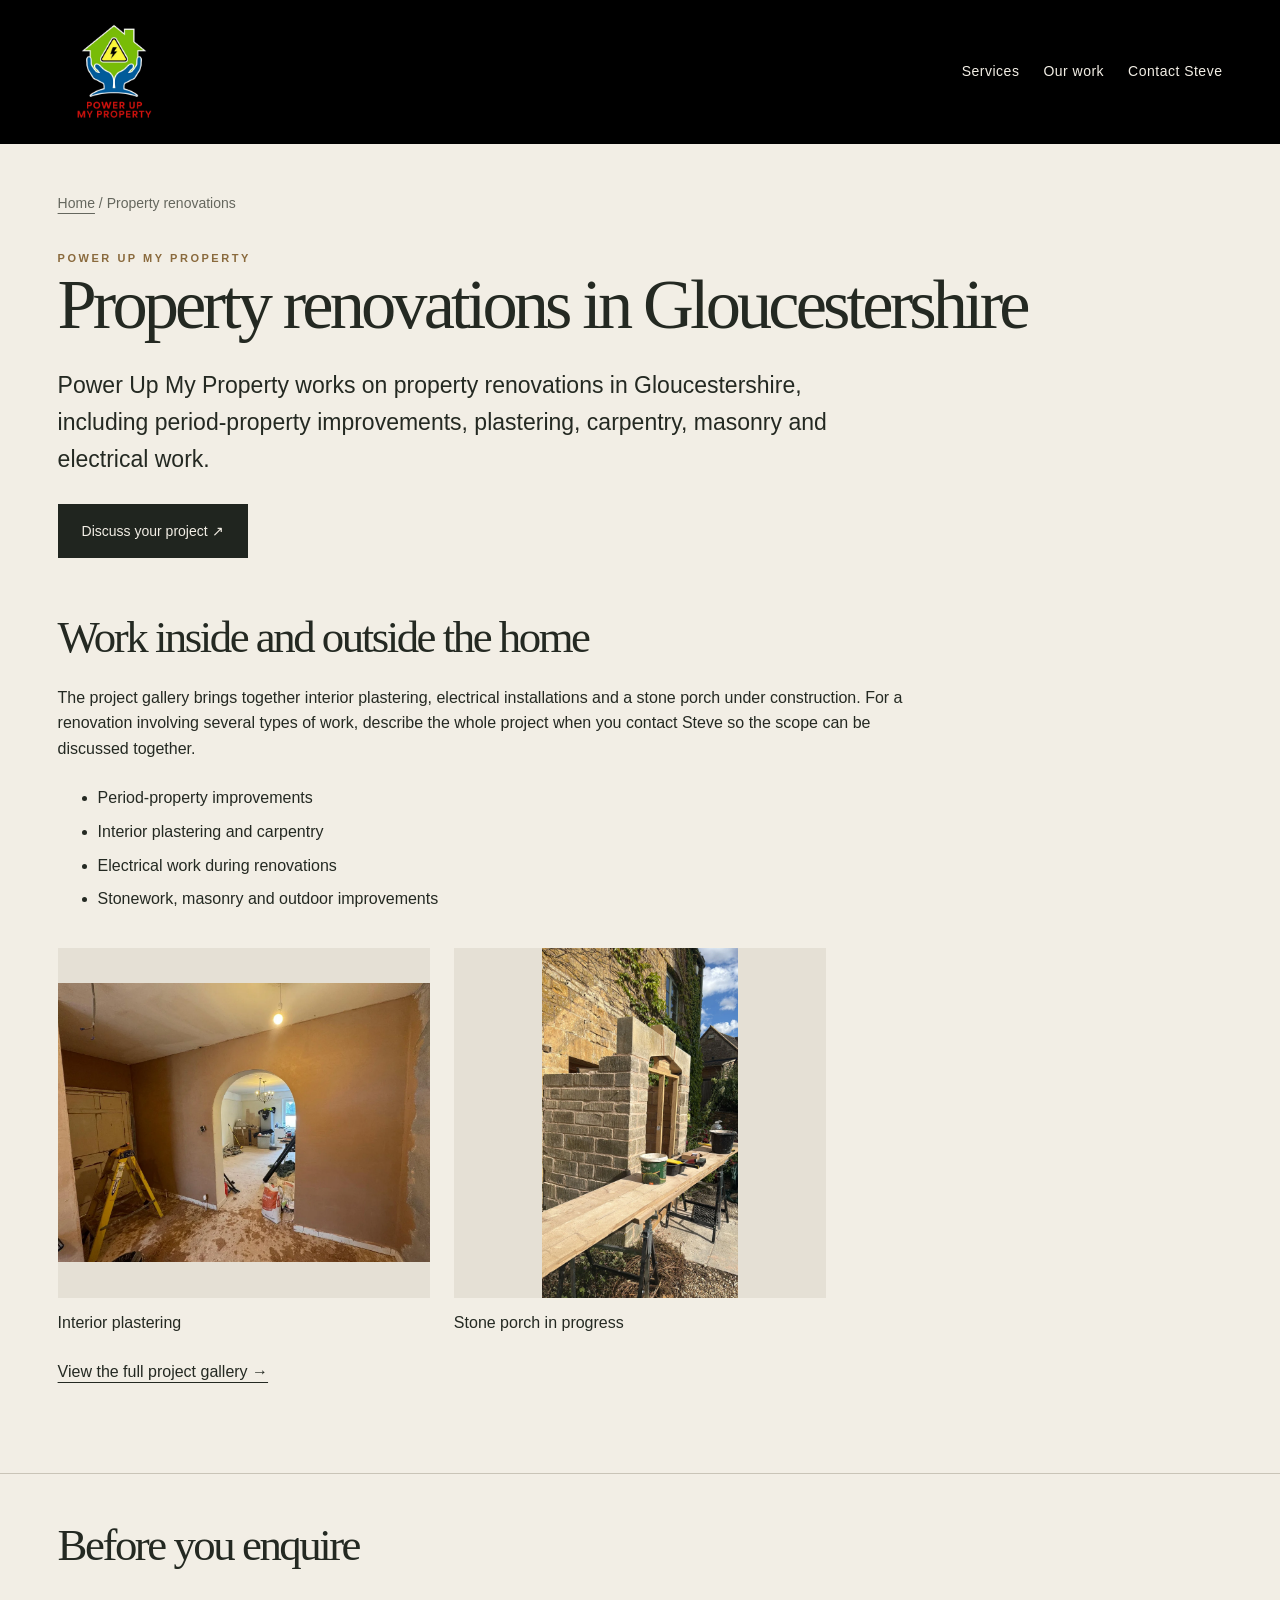
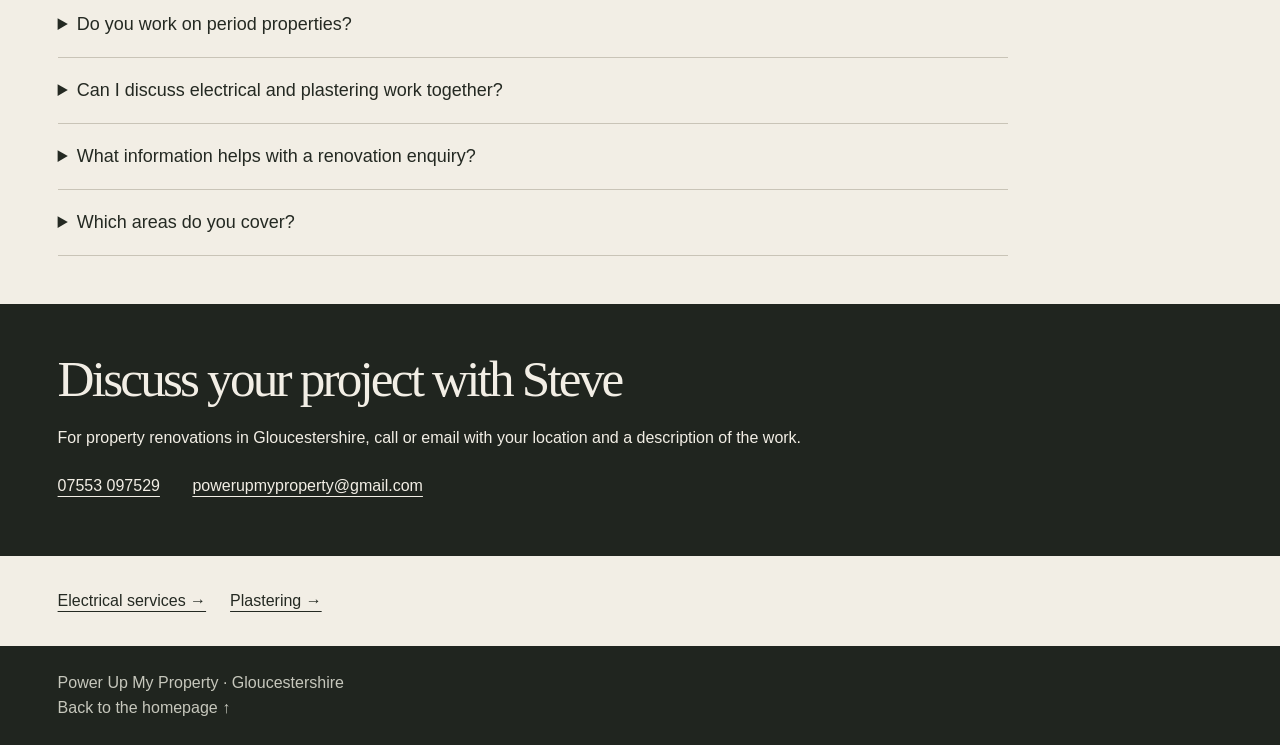
<file: property-renovations-gloucestershire.html>
<!doctype html>
<html lang="en-GB">
<head>
<meta charset="utf-8">
<meta name="viewport" content="width=device-width, initial-scale=1">
<meta name="theme-color" content="#20251f">
<title>Property renovations in Gloucestershire | Power Up My Property</title>
<meta name="description" content="Property and period-home renovations in Gloucestershire, including plastering, carpentry, electrical work and masonry. Discuss your project with Steve.">
<meta name="robots" content="index, follow, max-image-preview:large">
<link rel="canonical" href="https://www.powerupmyproperty.co.uk/property-renovations-gloucestershire.html">
<link rel="icon" type="image/jpeg" href="Assets/Logo%20Black.jpeg">
<link rel="stylesheet" href="Assets/site.css">
<link rel="stylesheet" href="service-pages.css">
<meta property="og:type" content="website">
<meta property="og:locale" content="en_GB">
<meta property="og:site_name" content="Power Up My Property">
<meta property="og:title" content="Property renovations in Gloucestershire">
<meta property="og:description" content="Property and period-home renovations in Gloucestershire, including plastering, carpentry, electrical work and masonry. Discuss your project with Steve.">
<meta property="og:url" content="https://www.powerupmyproperty.co.uk/property-renovations-gloucestershire.html">
<meta property="og:image" content="https://www.powerupmyproperty.co.uk/Assets/images/arch-finish-1200.webp">
<meta property="og:image:alt" content="Fresh plaster around an interior archway">
<meta name="twitter:card" content="summary_large_image">
<script type="application/ld+json">{"@context": "https://schema.org", "@graph": [{"@type": "HomeAndConstructionBusiness", "name": "Power Up My Property", "url": "https://www.powerupmyproperty.co.uk/", "logo": "https://www.powerupmyproperty.co.uk/Assets/Logo%20Black.jpeg", "image": "https://www.powerupmyproperty.co.uk/Assets/approved-hero.png", "telephone": "+447553097529", "email": "powerupmyproperty@gmail.com", "areaServed": {"@type": "AdministrativeArea", "name": "Gloucestershire"}, "description": "Electrical work and property renovations for domestic and commercial clients in Gloucestershire.", "sameAs": ["https://facebook.com/powerupmyproperty", "https://instagram.com/power_up_my_property"], "@id": "https://www.powerupmyproperty.co.uk/#business"}, {"@type": "WebSite", "@id": "https://www.powerupmyproperty.co.uk/#website", "url": "https://www.powerupmyproperty.co.uk/", "name": "Power Up My Property", "publisher": {"@id": "https://www.powerupmyproperty.co.uk/#business"}}, {"@type": "WebPage", "@id": "https://www.powerupmyproperty.co.uk/property-renovations-gloucestershire.html#page", "url": "https://www.powerupmyproperty.co.uk/property-renovations-gloucestershire.html", "name": "Property renovations in Gloucestershire", "description": "Property and period-home renovations in Gloucestershire, including plastering, carpentry, electrical work and masonry. Discuss your project with Steve.", "inLanguage": "en-GB", "isPartOf": {"@id": "https://www.powerupmyproperty.co.uk/#website"}, "about": {"@id": "https://www.powerupmyproperty.co.uk/property-renovations-gloucestershire.html#service"}, "breadcrumb": {"@id": "https://www.powerupmyproperty.co.uk/property-renovations-gloucestershire.html#breadcrumb"}}, {"@type": "Service", "@id": "https://www.powerupmyproperty.co.uk/property-renovations-gloucestershire.html#service", "name": "Property renovations in Gloucestershire", "serviceType": "Property renovations", "description": "Power Up My Property works on property renovations in Gloucestershire, including period-property improvements, plastering, carpentry, masonry and electrical work.", "url": "https://www.powerupmyproperty.co.uk/property-renovations-gloucestershire.html", "provider": {"@id": "https://www.powerupmyproperty.co.uk/#business"}, "areaServed": {"@type": "AdministrativeArea", "name": "Gloucestershire"}}, {"@type": "BreadcrumbList", "@id": "https://www.powerupmyproperty.co.uk/property-renovations-gloucestershire.html#breadcrumb", "itemListElement": [{"@type": "ListItem", "position": 1, "name": "Home", "item": "https://www.powerupmyproperty.co.uk/"}, {"@type": "ListItem", "position": 2, "name": "Property renovations", "item": "https://www.powerupmyproperty.co.uk/property-renovations-gloucestershire.html"}]}]}</script>
</head>
<body class="service-page">
<a class="skip-link" href="#main">Skip to content</a>
<header class="site-header">
<div class="header-inner">
<a class="brand" href="/" aria-label="Power Up My Property — home">
<img src="Assets/Logo%20Black.jpeg" width="1240" height="1240" alt="Power Up My Property">
</a>
<nav class="service-nav" aria-label="Main navigation">
<a href="/#services">Services</a>
<a href="/#projects">Our work</a>
<a href="#contact">Contact Steve</a>
</nav>
</div>
</header>
<main id="main">
<section class="service-lead">
<nav class="breadcrumbs" aria-label="Breadcrumb">
<a href="/">Home</a> / <span aria-current="page">Property renovations</span>
</nav>
<p class="eyebrow">Power Up My Property</p>
<h1>Property renovations in Gloucestershire</h1>
<p class="lead">Power Up My Property works on property renovations in Gloucestershire, including period-property improvements, plastering, carpentry, masonry and electrical work.</p>
<a class="button" href="#contact">Discuss your project ↗</a>
</section>
<section class="service-body" aria-labelledby="work-heading">
<h2 id="work-heading">Work inside and outside the home</h2>
<p>The project gallery brings together interior plastering, electrical installations and a stone porch under construction. For a renovation involving several types of work, describe the whole project when you contact Steve so the scope can be discussed together.</p>
<ul>
<li>Period-property improvements</li>
<li>Interior plastering and carpentry</li>
<li>Electrical work during renovations</li>
<li>Stonework, masonry and outdoor improvements</li>
</ul>
<div class="service-photos">
<figure>
<img src="Assets/images/arch-finish-1200.webp" alt="Fresh plaster around an interior archway" width="1200" height="900" loading="lazy" decoding="async">
<figcaption>Interior plastering</figcaption>
</figure>
<figure>
<img src="Assets/images/stone-porch-1200.webp" alt="Stone porch under construction beside a stone property" width="1152" height="2048" loading="lazy" decoding="async">
<figcaption>Stone porch in progress</figcaption>
</figure>
</div>
<p>
<a href="/#projects">View the full project gallery →</a>
</p>
</section>
<section class="service-questions" aria-labelledby="questions-heading">
<h2 id="questions-heading">Before you enquire</h2>
<details>
<summary>Do you work on period properties?</summary>
<p>Yes. Period-property improvements form part of the work offered by Power Up My Property. The gallery includes an interior archway renovation and stonework.</p>
</details>
<details>
<summary>Can I discuss electrical and plastering work together?</summary>
<p>Yes. Power Up My Property offers both electrical work and plastering. Describe the work you need together when making your enquiry.</p>
</details>
<details>
<summary>What information helps with a renovation enquiry?</summary>
<p>Send the town or postcode, photographs, the rooms or areas involved, and a list of the changes you have in mind. If you have drawings or an intended timescale, mention those too.</p>
</details>
<details>
<summary>Which areas do you cover?</summary>
<p>Power Up My Property is based in Gloucestershire. Send Steve your town or postcode so he can confirm coverage for your particular project.</p>
</details>
</section>
<section class="service-enquiry" id="contact" aria-labelledby="contact-heading">
<h2 id="contact-heading">Discuss your project with Steve</h2>
<p>For property renovations in Gloucestershire, call or email with your location and a description of the work.</p>
<a href="tel:+447553097529">07553 097529</a>
<a href="mailto:powerupmyproperty@gmail.com">powerupmyproperty@gmail.com</a>
</section>
<nav class="related-services" aria-label="Related services">
<a href="electrical-services-gloucestershire.html">Electrical services →</a>
<a href="plastering-gloucestershire.html">Plastering →</a>
</nav>
</main>
<footer class="site-footer">
<p>Power Up My Property · Gloucestershire</p>
<a href="/">Back to the homepage ↑</a>
</footer>
</body>
</html>
</file>
<file: Assets/site.css>
:root {
  --ink:#20251f;
  --black:#000;
  --paper:#f2eee5;
  --text:#242922;
  --muted:#65675e;
  --brass:#8a6a3d;
  --light-brass:#c9ab78;
  --line:#c9c4b7;
  --gutter:clamp(22px,4.5vw,84px);
  --serif:Georgia,'Times New Roman',serif;
  --sans:Arial,Helvetica,sans-serif;
}

* {
  box-sizing:border-box;
}

html {
  scroll-behavior:smooth;
  scroll-padding-top:24px;
}

body {
  margin:0;
  background:var(--paper);
  color:var(--text);
  font:16px/1.6 var(--sans);
  -webkit-font-smoothing:antialiased;
}

a {
  color:inherit;
  text-underline-offset:5px;
}

button {
  font:inherit;
  cursor:pointer;
}

img {
  max-width:100%;
  display:block;
}

button,a {
  -webkit-tap-highlight-color:transparent;
}

a:focus-visible,button:focus-visible,[tabindex]:focus-visible {
  outline:3px solid #a47a31;
  outline-offset:6px;
}

button:disabled {
  cursor:default;
  opacity:.3;
}

h1,h2,h3,p,figure {
  margin:0;
}

h1,h2,h3 {
  font-weight:400;
}

h1,h2 {
  font-family:var(--serif);
  letter-spacing:-.055em;
  line-height:1.04;
}

h2 {
  font-size:clamp(38px,4.5vw,72px);
}

[hidden] {
  display:none!important;
}

.sr-only {
  position:absolute;
  width:1px;
  height:1px;
  padding:0;
  margin:-1px;
  overflow:hidden;
  clip:rect(0,0,0,0);
  white-space:nowrap;
  border:0;
}

.skip-link {
  position:fixed;
  top:12px;
  left:12px;
  padding:12px 20px;
  background:var(--paper);
  color:var(--ink);
  z-index:20;
  transform:translateY(-200%);
}

.skip-link:focus {
  transform:translateY(0);
}

.section-shell {
  padding-inline:var(--gutter);
  max-width:1800px;
  margin-inline:auto;
}

.site-header {
  background:#000;
  color:var(--paper);
}

.header-inner {
  max-width:1800px;
  margin:auto;
  display:flex;
  align-items:center;
  gap:clamp(24px,3vw,58px);
  padding:16px var(--gutter);
}

.brand {
  flex-shrink:0;
}

.brand img {
  width:112px;
  height:112px;
  object-fit:contain;
}

.site-header nav {
  display:flex;
  gap:36px;
  margin-left:20px;
}

.site-header nav a {
  font-size:14px;
  letter-spacing:.035em;
  text-decoration:none;
  padding-block:12px;
  border-bottom:1px solid transparent;
}

.site-header nav a:hover {
  border-color:var(--light-brass);
}

.header-rule {
  flex:1;
  height:1px;
  background:#584c36;
}

.header-phone {
  text-decoration:none;
  font-size:17px;
  letter-spacing:.06em;
  white-space:nowrap;
}

.menu-toggle {
  display:none;
  background:transparent;
  border:1px solid #756b56;
  color:var(--paper);
  padding:8px 12px;
  align-items:center;
  gap:12px;
}

.menu-icon {
  display:block;
  width:20px;
  height:12px;
  border-block:1px solid currentColor;
}

.hero {
  background:var(--ink);
  color:var(--paper);
  display:grid;
  grid-template-columns:40% 60%;
  max-width:1800px;
  margin:auto;
}

.hero-copy {
  padding:62px 28px 56px var(--gutter);
  display:flex;
  flex-direction:column;
  align-items:flex-start;
  justify-content:center;
}

.eyebrow {
  font-size:11px;
  text-transform:uppercase;
  letter-spacing:.23em;
  color:var(--brass);
  font-weight:600;
  line-height:1.6;
}

.eyebrow.light {
  color:var(--light-brass);
}

.hero .eyebrow {
  display:flex;
  align-items:center;
  gap:20px;
  margin-bottom:27px;
}

.eyebrow span {
  height:1px;
  width:64px;
  background:var(--light-brass);
}

.hero h1 {
  font-size:clamp(45px,4.5vw,81px);
  line-height:1.02;
}

.hero h1 span {
  white-space:nowrap;
}

.hero-description {
  max-width:340px;
  font-size:clamp(16px,1.35vw,21px);
  line-height:1.55;
  color:#dddcd4;
  margin-top:27px;
}

.button {
  display:inline-flex;
  align-items:center;
  justify-content:space-between;
  gap:34px;
  padding:16px 24px;
  min-height:52px;
  text-decoration:none;
  font-size:14px;
  transition:background .2s,color .2s;
}

.button-light {
  background:var(--paper);
  color:var(--ink);
}

.button-light:hover {
  background:#d7c5a2;
}

.hero .button {
  margin-top:30px;
}

.hero-phone {
  margin-top:26px;
  font-size:18px;
  letter-spacing:.075em;
  text-decoration:none;
}

.hero-phone:hover,.header-phone:hover {
  color:var(--light-brass);
}

.hero-image {
  position:relative;
  min-width:0;
  min-height:580px;
}

.hero-image img {
  width:100%;
  height:100%;
  position:absolute;
  inset:0;
  object-fit:cover;
  object-position:50% 50%;
}

.hero-image figcaption {
  position:absolute;
  bottom:18px;
  right:20px;
  left:20px;
  margin-left:auto;
  width:fit-content;
  background:rgba(25,29,24,.85);
  color:#f2eee5;
  font-size:10px;
  letter-spacing:.065em;
  padding:7px 10px;
}

.hero-image figcaption span {
  margin-inline:8px;
}

.services {
  padding-top:40px;
  padding-bottom:76px;
}

.service-line {
  display:flex;
  align-items:center;
  justify-content:center;
  gap:30px;
  font-size:10px;
  letter-spacing:.19em;
  text-transform:uppercase;
  flex-wrap:wrap;
}

.service-line:before,.service-line:after {
  content:'';
  height:1px;
  flex:1;
  max-width:120px;
  background:var(--brass);
}

.service-line span+span:before {
  content:'·';
  margin-right:30px;
}

.intro-grid {
  display:grid;
  grid-template-columns:1.5fr 1fr;
  gap:60px;
  align-items:center;
  margin-top:70px;
}

.intro-grid h2 {
  font-size:clamp(36px,4.1vw,64px);
}

.intro-grid>p {
  border-left:1px solid var(--brass);
  padding-left:46px;
  font-size:17px;
  line-height:1.7;
  max-width:430px;
}

.service-list {
  margin-top:58px;
  display:grid;
  grid-template-columns:repeat(3,1fr);
  border-top:1px solid var(--line);
}

.service-list article {
  position:relative;
  padding:32px 32px 0 0;
}

.service-list article+article {
  padding-left:32px;
  border-left:1px solid var(--line);
}

.service-number {
  color:var(--brass);
  font-size:11px;
  letter-spacing:.12em;
}

.service-list h3 {
  font-family:var(--serif);
  font-size:28px;
  letter-spacing:-.035em;
  margin-top:13px;
}

.service-list p {
  color:var(--muted);
  font-size:14px;
  max-width:320px;
  margin-top:12px;
  line-height:1.7;
}

.service-list a {
  display:inline-flex;
  gap:20px;
  font-size:12px;
  margin-top:20px;
  text-decoration:none;
  border-bottom:1px solid var(--line);
  padding-block:6px;
}

.service-list a:hover {
  border-color:var(--brass);
}

.projects {
  padding-top:20px;
  padding-bottom:80px;
  overflow:hidden;
}

.section-heading {
  display:flex;
  justify-content:space-between;
  align-items:flex-end;
  gap:30px;
}

.section-heading h2 {
  margin-top:16px;
  font-size:clamp(40px,4.5vw,68px);
}

.gallery-intro {
  font-size:13px;
  color:var(--muted);
  padding-bottom:5px;
  line-height:1.8;
}

.gallery-toolbar {
  display:flex;
  align-items:center;
  justify-content:space-between;
  gap:24px;
  border-top:1px solid var(--line);
  margin-top:34px;
  padding-block:18px;
}

.filters {
  display:flex;
  gap:8px 20px;
  flex-wrap:wrap;
}

.filters button {
  border:0;
  border-bottom:1px solid transparent;
  background:none;
  color:var(--muted);
  font-size:12px;
  padding:10px 0;
  min-height:44px;
}

.filters button[aria-pressed=true] {
  border-bottom-color:var(--ink);
  color:var(--ink);
}

.filters button:hover {
  color:var(--ink);
}

.gallery-navigation {
  display:flex;
  align-items:center;
  gap:10px;
  flex-shrink:0;
}

.gallery-navigation>span {
  font-size:12px;
  font-variant-numeric:tabular-nums;
  letter-spacing:.08em;
  min-width:62px;
  margin-right:14px;
}

.arrow {
  display:grid;
  place-items:center;
  width:46px;
  height:46px;
  border:1px solid #8e8d80;
  background:transparent;
  color:inherit;
  font-size:22px;
  line-height:1;
}

.arrow:hover:not(:disabled) {
  background:var(--ink);
  color:var(--paper);
}

.gallery-track {
  display:flex;
  gap:24px;
  overflow-x:auto;
  scroll-snap-type:x mandatory;
  scroll-behavior:smooth;
  scrollbar-width:thin;
  scrollbar-color:var(--brass) transparent;
  overscroll-behavior-x:contain;
  padding-bottom:14px;
  margin-top:24px;
  align-items:flex-start;
}

.gallery-toolbar:not([hidden])~.gallery-track {
  margin-top:0;
}

.project-slide {
  flex:0 0 78%;
  min-width:0;
  scroll-snap-align:start;
}

.project-image {
  position:relative;
  display:block;
  background:#dfdbd0;
  overflow:hidden;
}

.project-image img {
  width:100%;
  height:clamp(300px,39vw,630px);
  object-fit:cover;
  object-position:center;
}

.image-expand {
  position:absolute;
  bottom:16px;
  right:16px;
  font-size:11px;
  letter-spacing:.04em;
  background:rgba(24,28,23,.88);
  color:#fff;
  padding:9px 12px;
  opacity:0;
  transition:opacity .2s;
}

.project-image:hover .image-expand,.project-image:focus-visible .image-expand {
  opacity:1;
}

.project-caption {
  display:flex;
  justify-content:space-between;
  gap:15px;
  align-items:baseline;
  padding:17px 0 5px;
}

.project-caption h3 {
  font:clamp(24px,2.2vw,34px)/1.2 var(--serif);
  letter-spacing:-.035em;
}

.project-caption p {
  font-size:10px;
  letter-spacing:.13em;
  text-transform:uppercase;
  color:var(--muted);
}

.gallery-footnote {
  display:flex;
  justify-content:space-between;
  gap:20px;
  padding-top:16px;
  color:var(--muted);
  font-size:11px;
}

.gallery-footnote>span {
  font-size:10px;
}

.gallery-footnote span span {
  padding-inline:6px;
}

.contact {
  background:var(--ink);
  color:var(--paper);
}

.contact-inner {
  display:grid;
  grid-template-columns:1fr 1fr;
  gap:70px;
  padding-block:68px 64px;
}

.contact h2 {
  margin-top:22px;
  font-size:clamp(46px,5.4vw,82px);
}

.contact-inner>div>p:last-child {
  margin-top:24px;
  color:#c6c7bc;
  max-width:370px;
  font-size:14px;
}

.contact-details {
  align-self:center;
  border-left:1px solid #827354;
  padding-left:60px;
}

.contact-details>a {
  display:flex;
  justify-content:space-between;
  align-items:center;
  gap:20px;
  text-decoration:none;
}

.contact-details>a:hover {
  color:var(--light-brass);
}

.contact-phone {
  font-size:clamp(24px,2.5vw,36px);
  letter-spacing:.04em;
}

.contact-email {
  font-size:clamp(13px,1.5vw,20px);
  margin-top:14px;
  overflow-wrap:anywhere;
}

.contact-details>a>span {
  font-size:18px;
  color:var(--light-brass);
}

.contact-details p {
  margin-top:28px;
  font-size:13px;
  color:#c6c7bc;
  line-height:1.7;
}

.socials {
  display:flex;
  gap:28px;
  margin-top:28px;
}

.socials a {
  font-size:12px;
  text-decoration:none;
}

.socials a>span:last-child {
  margin-left:10px;
  color:var(--light-brass);
}

.site-footer {
  background:var(--ink);
  color:#c6c7bc;
}

.site-footer>div {
  border-top:1px solid #4a4d42;
  padding-block:24px;
  display:flex;
  gap:20px;
  justify-content:space-between;
  align-items:center;
  font-size:10px;
}

.site-footer a {
  text-decoration:none;
  white-space:nowrap;
}

#image-dialog {
  width:min(1150px,96vw);
  max-width:96vw;
  max-height:94dvh;
  padding:18px 24px;
  background:#151914;
  color:var(--paper);
  border:1px solid #80755f;
  overflow:auto;
}

#image-dialog::backdrop {
  background:rgba(0,0,0,.88);
}

.dialog-bar {
  display:flex;
  justify-content:space-between;
  gap:24px;
  align-items:center;
  margin-bottom:16px;
}

.dialog-bar p {
  font:24px/1.3 var(--serif);
}

.dialog-close {
  background:transparent;
  color:inherit;
  border:1px solid #827354;
  padding:10px 15px;
  min-height:44px;
  font-size:12px;
}

.dialog-close span {
  font-size:20px;
  margin-left:12px;
}

#dialog-image {
  width:100%;
  height:66dvh;
  object-fit:contain;
}

.dialog-navigation {
  display:flex;
  justify-content:center;
  align-items:center;
  gap:24px;
  margin-top:18px;
}

.dialog-navigation p {
  font-size:12px;
  letter-spacing:.1em;
}

body.dialog-open {
  overflow:hidden;
}

@media(min-width:1800px) {
  body {
    background:#e8e4da;
  }
  .site-header,.contact,.site-footer {
    max-width:1800px;
    margin:auto;
  }
  .services,.projects {
    background:var(--paper);
  }
}

@media(max-width:1100px) {
  .header-inner {
    gap:24px;
  }
  .site-header nav {
    gap:22px;
    margin-left:0;
  }
  .hero-copy {
    padding-top:40px;
    padding-bottom:40px;
  }
  .hero .eyebrow {
    font-size:9px;
    gap:12px;
  }
  .hero .eyebrow span {
    width:30px;
  }
  .hero h1 {
    font-size:4.5vw;
  }
  .hero-image {
    min-height:520px;
  }
  .intro-grid {
    gap:35px;
  }
  .intro-grid>p {
    padding-left:30px;
    font-size:15px;
  }
  .gallery-toolbar {
    align-items:flex-end;
  }
  .filters {
    gap:4px 16px;
  }
  .contact-details {
    padding-left:32px;
  }
  .contact-inner {
    gap:38px;
  }
}

@media(max-width:760px) {
  :root {
    --gutter:24px;
  }
  .header-inner {
    flex-wrap:wrap;
    justify-content:space-between;
    padding-block:12px;
    gap:0 20px;
  }
  .brand img {
    width:82px;
    height:82px;
  }
  .header-rule,.header-phone {
    display:none;
  }
  .menu-toggle:not([hidden]) {
    display:flex;
  }
  .site-header nav {
    width:100%;
    justify-content:space-between;
    margin-top:10px;
    border-top:1px solid #4a4d42;
    padding-block:12px 0;
  }
  .site-header nav a {
    font-size:14px;
  }
  .menu-ready nav {
    display:none;
  }
  .menu-ready nav.is-open {
    display:flex;
  }
  .hero {
    grid-template-columns:1fr;
  }
  .hero-copy {
    padding:42px var(--gutter) 38px;
  }
  .hero .eyebrow {
    font-size:10px;
    margin-bottom:24px;
  }
  .hero .eyebrow span {
    width:70px;
  }
  .hero h1 {
    font-size:clamp(39px,9.9vw,74px);
    line-height:1.02;
  }
  .hero-description {
    max-width:400px;
    margin-top:24px;
    font-size:16px;
  }
  .hero .button {
    margin-top:25px;
    min-width:230px;
  }
  .hero-phone {
    font-size:16px;
    margin-top:22px;
  }
  .hero-image {
    min-height:0;
    aspect-ratio:1559/1009;
  }
  .hero-image figcaption {
    font-size:9px;
    bottom:12px;
    left:12px;
    right:12px;
  }
  .services {
    padding-top:28px;
    padding-bottom:46px;
  }
  .service-line {
    gap:8px 14px;
    font-size:8px;
    letter-spacing:.1em;
  }
  .service-line:before,.service-line:after {
    display:none;
  }
  .service-line span+span:before {
    margin-right:14px;
  }
  .intro-grid {
    grid-template-columns:1fr;
    gap:24px;
    margin-top:42px;
  }
  .intro-grid h2 {
    font-size:clamp(34px,7.5vw,48px);
  }
  .intro-grid>p {
    font-size:14px;
    border-left:0;
    padding-left:0;
    max-width:none;
  }
  .service-list {
    grid-template-columns:1fr;
    margin-top:30px;
  }
  .service-list article,.service-list article+article {
    padding:24px 0;
    border-left:0;
    border-bottom:1px solid var(--line);
  }
  .service-number {
    float:right;
    margin-top:6px;
  }
  .service-list h3 {
    font-size:28px;
    margin-top:0;
  }
  .service-list p {
    max-width:100%;
    font-size:14px;
  }
  .service-list a {
    margin-top:10px;
    min-height:38px;
  }
  .projects {
    padding-top:6px;
    padding-bottom:44px;
  }
  .section-heading {
    display:block;
  }
  .section-heading h2 {
    font-size:42px;
    margin-top:12px;
  }
  .gallery-intro {
    font-size:12px;
    margin-top:18px;
  }
  .gallery-intro br {
    display:none;
  }
  .gallery-toolbar {
    flex-wrap:wrap;
    gap:12px;
    margin-top:24px;
    padding-top:10px;
  }
  .filters {
    gap:0 20px;
  }
  .filters button {
    font-size:11px;
  }
  .gallery-navigation {
    width:100%;
    justify-content:flex-end;
  }
  .gallery-navigation>span {
    margin-right:auto;
  }
  .gallery-track {
    gap:14px;
    margin-right:calc(-1 * var(--gutter));
    padding-right:var(--gutter);
  }
  .project-slide {
    flex-basis:88%;
  }
  .project-image img {
    height:clamp(240px,70vw,430px);
  }
  .image-expand {
    opacity:1;
    font-size:10px;
    bottom:10px;
    right:10px;
    padding:7px 10px;
  }
  .project-caption {
    display:block;
    padding-top:14px;
  }
  .project-caption h3 {
    font-size:27px;
  }
  .project-caption p {
    font-size:9px;
    margin-top:6px;
  }
  .gallery-footnote {
    display:block;
    font-size:10px;
  }
  .gallery-footnote>span {
    display:block;
    margin-top:5px;
  }
  .contact-inner {
    grid-template-columns:1fr;
    padding-block:44px;
    gap:32px;
  }
  .contact h2 {
    font-size:52px;
  }
  .contact-details {
    border-left:0;
    border-top:1px solid #827354;
    padding:28px 0 0;
  }
  .contact-phone {
    font-size:28px;
  }
  .contact-email {
    font-size:15px;
  }
  .contact-details p {
    font-size:12px;
  }
  .site-footer>div {
    flex-wrap:wrap;
    gap:12px;
  }
  .site-footer p:nth-child(2) {
    order:3;
    flex-basis:100%;
    font-size:9px;
  }
  #image-dialog {
    padding:12px;
  }
  #dialog-image {
    height:60dvh;
  }
  .dialog-bar p {
    font-size:20px;
  }
}

@media(prefers-reduced-motion:reduce) {
  html,.gallery-track {
    scroll-behavior:auto;
  }
  *,*:before,*:after {
    transition:none!important;
    animation:none!important;
  }
}
</file>
<file: service-pages.css>
/* Service-page layouts share the homepage palette and typography. */
.service-page .header-inner{flex-wrap:wrap}
.service-page .service-nav{display:flex;
gap:24px;
flex-wrap:wrap;
margin-left:auto}
.service-nav a{padding:10px 0}
.service-page .service-nav a[aria-current=page]{text-decoration:underline}
.service-page main{max-width:1440px;
margin:auto}
.service-lead{padding:48px var(--gutter) 56px}
.breadcrumbs{font-size:14px;
color:var(--muted);
margin-bottom:36px}
.service-lead h1{font-size:clamp(40px,5.5vw,82px);
max-width:1000px}
.service-lead .lead{font-size:clamp(18px,2vw,23px);
max-width:840px;
margin:26px 0}
.service-body{padding:0 var(--gutter) 64px}
.service-body h2,.service-questions h2{font-size:clamp(32px,3.5vw,50px);
margin:0 0 24px}
.service-body>p{max-width:850px;
margin-bottom:24px}
.service-body li{margin:8px 0}
.service-photos{display:grid;
grid-template-columns:repeat(3,minmax(0,1fr));
gap:24px;
margin-top:36px}
.service-photos figure{min-width:0}
.service-photos img{width:100%;
height:350px;
object-fit:contain;
background:#e5e0d5}
.service-photos figcaption{padding-top:12px}
.service-questions{padding:48px var(--gutter);
border-top:1px solid var(--line)}
.service-questions details{border-bottom:1px solid var(--line);
padding:18px 0;
max-width:950px}
.service-questions summary{font-size:18px;
cursor:pointer}
.service-questions details p{max-width:800px;
padding:16px 0 0}
.service-questions summary:focus-visible{outline:3px solid #a47a31;
outline-offset:5px}
.service-enquiry{padding:48px var(--gutter);
background:var(--ink);
color:var(--paper)}
.service-enquiry h2{font-size:clamp(32px,4vw,54px);
margin-bottom:20px}
.service-enquiry p{max-width:800px;
margin:12px 0}
.service-enquiry a{display:inline-block;
padding:10px 0;
margin-right:28px;
overflow-wrap:anywhere}
.related-services{padding:32px var(--gutter);
display:flex;
gap:24px;
flex-wrap:wrap}
.service-page .site-footer{padding:24px var(--gutter)}
.service-page .brand{flex-shrink:0}
.service-page .header-inner{min-height:110px}
.service-page .service-nav{color:var(--paper)}
@media(max-width:760px){.service-page .header-inner{gap:18px}
.service-page .service-nav{gap:14px;
margin-left:0;
font-size:14px}
.service-photos{grid-template-columns:1fr}
.service-photos img{height:auto;
max-height:480px}
.service-lead{padding-top:28px}
.breadcrumbs{margin-bottom:24px}
}


.service-lead .button{background:var(--ink);
color:var(--paper)}

.service-photos{margin-bottom:24px}
</file>
